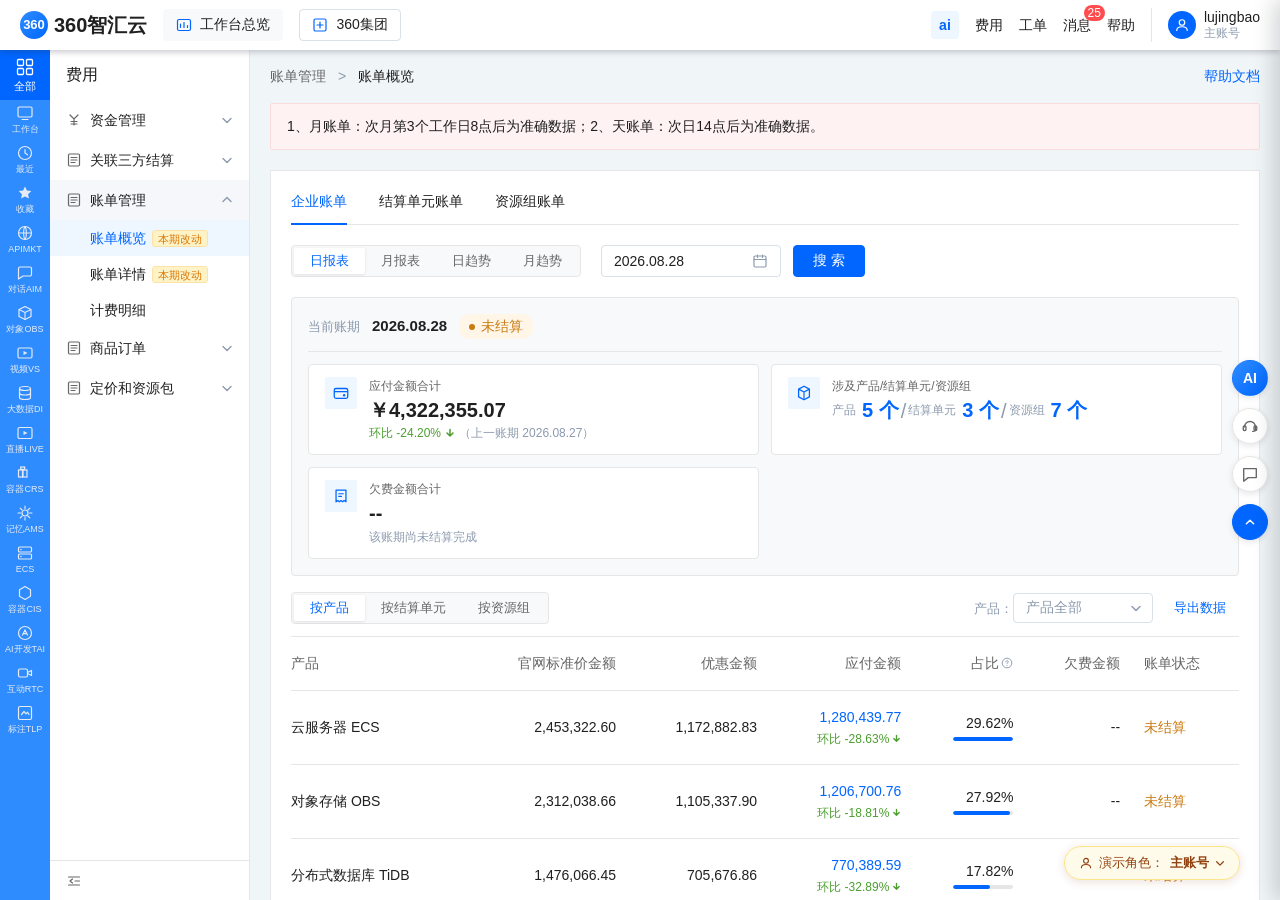
<file: index.html>
<!DOCTYPE html>
<html lang="zh-CN">

<head>
  <meta charset="UTF-8">
  <meta name="viewport" content="width=device-width, initial-scale=1.0">
  <title>账单管理 - 360智汇云</title>
  <link rel="stylesheet" href="shared/base.css?v=20260905c">
  <link rel="stylesheet" href="账单概览/styles.css?v=20260905c">
  <link rel="stylesheet" href="shared/shell.css?v=20260905c">
</head>

<body>
  <div class="app shell-app">
    <!-- ============ 顶部导航 ============ -->
    <header class="header">
      <div class="header-left">
        <div class="logo">
          <span class="logo-mark">360</span>
          <span>360智汇云</span>
        </div>
        <button class="nav-btn">
          <svg class="ico" viewBox="0 0 16 16" fill="none">
            <rect x="1.5" y="2.5" width="13" height="11" rx="1.5" stroke="currentColor" stroke-width="1.2" />
            <path d="M4.5 10.5V7M8 10.5V5.5M11.5 10.5V8.5" stroke="currentColor" stroke-width="1.2" stroke-linecap="round" />
          </svg>
          <span>工作台总览</span>
        </button>
        <button class="nav-btn group">
          <svg class="ico" viewBox="0 0 16 16" fill="none">
            <rect x="2" y="2" width="12" height="12" rx="1.5" stroke="currentColor" stroke-width="1.2" />
            <path d="M5 8h6M8 5v6" stroke="currentColor" stroke-width="1.2" stroke-linecap="round" />
          </svg>
          <span>360集团</span>
        </button>
      </div>
      <div class="header-right">
        <div class="ai-entry">ai</div>
        <a class="header-link" href="#">费用</a>
        <a class="header-link" href="#">工单</a>
        <a class="header-link" href="#">消息<span class="badge">25</span></a>
        <a class="header-link" href="#">帮助</a>
        <div class="user-info">
          <div class="avatar">
            <svg viewBox="0 0 16 16" fill="none" width="16" height="16">
              <circle cx="8" cy="5.5" r="2.75" stroke="currentColor" stroke-width="1.2" />
              <path d="M2.75 13.5c0-2.4 2.35-3.75 5.25-3.75s5.25 1.35 5.25 3.75" stroke="currentColor" stroke-width="1.2" stroke-linecap="round" />
            </svg>
          </div>
          <div class="user-meta">
            <div class="user-name">lujingbao</div>
            <div class="user-role" id="role-display">主账号</div>
          </div>
        </div>
      </div>
    </header>

    <!-- ============ 主体 ============ -->
    <div class="container">
      <!-- 左侧图标栏 -->
      <nav class="icon-bar">
        <div class="icon-item top active">
          <svg viewBox="0 0 20 20" fill="none">
            <rect x="2.5" y="2.5" width="6" height="6" rx="1" stroke="currentColor" stroke-width="1.3" />
            <rect x="11.5" y="2.5" width="6" height="6" rx="1" stroke="currentColor" stroke-width="1.3" />
            <rect x="2.5" y="11.5" width="6" height="6" rx="1" stroke="currentColor" stroke-width="1.3" />
            <rect x="11.5" y="11.5" width="6" height="6" rx="1" stroke="currentColor" stroke-width="1.3" />
          </svg>
          <span>全部</span>
        </div>
        <div class="icon-item">
          <svg viewBox="0 0 18 18" fill="none">
            <rect x="2" y="3" width="14" height="10" rx="1.2" stroke="currentColor" stroke-width="1.2" />
            <path d="M6 15.5h6" stroke="currentColor" stroke-width="1.2" stroke-linecap="round" />
          </svg>
          <span>工作台</span>
        </div>
        <div class="icon-item">
          <svg viewBox="0 0 18 18" fill="none">
            <circle cx="9" cy="9" r="6.5" stroke="currentColor" stroke-width="1.2" />
            <path d="M9 5.5V9l2.5 1.8" stroke="currentColor" stroke-width="1.2" stroke-linecap="round" />
          </svg>
          <span>最近</span>
        </div>
        <div class="icon-item">
          <svg viewBox="0 0 18 18" fill="none">
            <path d="M9 2.5l1.9 4 4.4.6-3.2 3.1.8 4.3L9 12.5l-3.9 2 .8-4.3-3.2-3.1 4.4-.6L9 2.5z" fill="currentColor" />
          </svg>
          <span>收藏</span>
        </div>
        <div class="icon-item">
          <svg viewBox="0 0 18 18" fill="none">
            <circle cx="9" cy="9" r="6.5" stroke="currentColor" stroke-width="1.2" />
            <path d="M3 9h12M9 2.6c1.8 2 1.8 10.8 0 12.8M9 2.6C7.2 4.6 7.2 13.4 9 15.4" stroke="currentColor" stroke-width="1.1" />
          </svg>
          <span>APIMKT</span>
        </div>
        <div class="icon-item">
          <svg viewBox="0 0 18 18" fill="none">
            <path d="M2.5 4.5A1.5 1.5 0 014 3h10a1.5 1.5 0 011.5 1.5v6A1.5 1.5 0 0114 12H7l-4.5 3V4.5z" stroke="currentColor" stroke-width="1.2" stroke-linejoin="round" />
          </svg>
          <span>对话AIM</span>
        </div>
        <div class="icon-item">
          <svg viewBox="0 0 18 18" fill="none">
            <path d="M9 2.5l6 3v7l-6 3-6-3v-7l6-3z" stroke="currentColor" stroke-width="1.2" stroke-linejoin="round" />
            <path d="M3 5.5l6 3 6-3M9 8.5v7" stroke="currentColor" stroke-width="1.1" />
          </svg>
          <span>对象OBS</span>
        </div>
        <div class="icon-item">
          <svg viewBox="0 0 18 18" fill="none">
            <rect x="2" y="4" width="14" height="10" rx="1.5" stroke="currentColor" stroke-width="1.2" />
            <path d="M7.5 7l4 2-4 2V7z" fill="currentColor" />
          </svg>
          <span>视频VS</span>
        </div>
        <div class="icon-item">
          <svg viewBox="0 0 18 18" fill="none">
            <ellipse cx="9" cy="4.5" rx="5.5" ry="2" stroke="currentColor" stroke-width="1.2" />
            <path d="M3.5 4.5v9c0 1.1 2.5 2 5.5 2s5.5-.9 5.5-2v-9" stroke="currentColor" stroke-width="1.2" />
            <path d="M3.5 9c0 1.1 2.5 2 5.5 2s5.5-.9 5.5-2" stroke="currentColor" stroke-width="1.2" />
          </svg>
          <span>大数据DI</span>
        </div>
        <div class="icon-item">
          <svg viewBox="0 0 18 18" fill="none">
            <rect x="2" y="3.5" width="14" height="11" rx="1.5" stroke="currentColor" stroke-width="1.2" />
            <path d="M7.5 7l4 2-4 2V7z" fill="currentColor" />
          </svg>
          <span>直播LIVE</span>
        </div>
        <div class="icon-item">
          <svg viewBox="0 0 18 18" fill="none">
            <rect x="2.5" y="6" width="4" height="7" stroke="currentColor" stroke-width="1.2" />
            <rect x="7" y="6" width="4" height="7" stroke="currentColor" stroke-width="1.2" />
            <rect x="4.7" y="3" width="4" height="2.4" stroke="currentColor" stroke-width="1.2" />
          </svg>
          <span>容器CRS</span>
        </div>
        <div class="icon-item">
          <svg viewBox="0 0 18 18" fill="none">
            <circle cx="9" cy="9" r="3" stroke="currentColor" stroke-width="1.2" />
            <path d="M9 2v2.5M9 13.5V16M2 9h2.5M13.5 9H16M4.2 4.2l1.8 1.8M12 12l1.8 1.8M13.8 4.2L12 6M6 12l-1.8 1.8" stroke="currentColor" stroke-width="1.1" stroke-linecap="round" />
          </svg>
          <span>记忆AMS</span>
        </div>
        <div class="icon-item">
          <svg viewBox="0 0 18 18" fill="none">
            <rect x="2.5" y="3" width="13" height="5" rx="1" stroke="currentColor" stroke-width="1.2" />
            <rect x="2.5" y="10" width="13" height="5" rx="1" stroke="currentColor" stroke-width="1.2" />
            <path d="M5 5.5h.01M5 12.5h.01" stroke="currentColor" stroke-width="1.6" stroke-linecap="round" />
          </svg>
          <span>ECS</span>
        </div>
        <div class="icon-item">
          <svg viewBox="0 0 18 18" fill="none">
            <path d="M9 2.5l5.5 3.2v6.6L9 15.5l-5.5-3.2V5.7L9 2.5z" stroke="currentColor" stroke-width="1.2" stroke-linejoin="round" />
          </svg>
          <span>容器CIS</span>
        </div>
        <div class="icon-item">
          <svg viewBox="0 0 18 18" fill="none">
            <circle cx="9" cy="9" r="6.5" stroke="currentColor" stroke-width="1.2" />
            <path d="M6.5 11l2.5-5 2.5 5M7.6 9.6h2.8" stroke="currentColor" stroke-width="1.2" stroke-linecap="round" />
          </svg>
          <span>AI开发TAI</span>
        </div>
        <div class="icon-item">
          <svg viewBox="0 0 18 18" fill="none">
            <path d="M2.5 6.5A1.5 1.5 0 014 5h6a1.5 1.5 0 011.5 1.5v5A1.5 1.5 0 0110 13H4a1.5 1.5 0 01-1.5-1.5v-5z" stroke="currentColor" stroke-width="1.2" />
            <path d="M11.5 8.5l4-2v5l-4-2v-1z" stroke="currentColor" stroke-width="1.2" stroke-linejoin="round" />
          </svg>
          <span>互动RTC</span>
        </div>
        <div class="icon-item">
          <svg viewBox="0 0 18 18" fill="none">
            <rect x="2.5" y="2.5" width="13" height="13" rx="1.5" stroke="currentColor" stroke-width="1.2" />
            <path d="M5.5 10.5l2.5-3 2 2.4 1.5-1.7 1.5 2.3" stroke="currentColor" stroke-width="1.2" stroke-linecap="round" stroke-linejoin="round" />
          </svg>
          <span>标注TLP</span>
        </div>
      </nav>

      <!-- 中间菜单栏 -->
      <aside class="sidebar">
        <div class="sidebar-title">费用</div>
        <div class="menu">
          <div class="menu-group">
            <div class="menu-item">
              <svg class="menu-ico" viewBox="0 0 16 16" fill="none">
                <path d="M4 3l4 4 4-4M8 7v6M5 9.5h6M5 12h6" stroke="currentColor" stroke-width="1.2" stroke-linecap="round" />
              </svg>
              <span>资金管理</span>
              <svg class="arrow" viewBox="0 0 12 12" fill="none">
                <path d="M2 4.5L6 8.5L10 4.5" stroke="currentColor" stroke-width="1.4" stroke-linecap="round" stroke-linejoin="round" />
              </svg>
            </div>
            <div class="submenu">
              <div class="submenu-item">资金概览</div>
              <div class="submenu-item">收支明细</div>
            </div>
          </div>
          <div class="menu-group">
            <div class="menu-item">
              <svg class="menu-ico" viewBox="0 0 16 16" fill="none">
                <rect x="2.5" y="2" width="11" height="12" rx="1.2" stroke="currentColor" stroke-width="1.2" />
                <path d="M5 5.5h6M5 8h6M5 10.5h4" stroke="currentColor" stroke-width="1.2" stroke-linecap="round" />
              </svg>
              <span>关联三方结算</span>
              <svg class="arrow" viewBox="0 0 12 12" fill="none">
                <path d="M2 4.5L6 8.5L10 4.5" stroke="currentColor" stroke-width="1.4" stroke-linecap="round" stroke-linejoin="round" />
              </svg>
            </div>
            <div class="submenu">
              <div class="submenu-item">关联三方结算管理</div>
              <div class="submenu-item">已关联三方订单管理</div>
            </div>
          </div>
          <div class="menu-group expanded">
            <div class="menu-item">
              <svg class="menu-ico" viewBox="0 0 16 16" fill="none">
                <rect x="2.5" y="2" width="11" height="12" rx="1.2" stroke="currentColor" stroke-width="1.2" />
                <path d="M5 5.5h6M5 8h6M5 10.5h4" stroke="currentColor" stroke-width="1.2" stroke-linecap="round" />
              </svg>
              <span>账单管理</span>
              <svg class="arrow" viewBox="0 0 12 12" fill="none">
                <path d="M2 4.5L6 8.5L10 4.5" stroke="currentColor" stroke-width="1.4" stroke-linecap="round" stroke-linejoin="round" />
              </svg>
            </div>
            <div class="submenu">
              <div class="submenu-item active" data-view="overview">
                <span>账单概览</span><span class="change-badge">本期改动</span>
              </div>
              <div class="submenu-item" data-view="detail">
                <span>账单详情</span><span class="change-badge">本期改动</span>
              </div>
              <!-- 计费明细不进 iframe：无筛选条件时也可直接进入（空态自带来源提示），走新开页 -->
              <div class="submenu-item" data-open="计费明细/index.html?v=20260905a">计费明细</div>
            </div>
          </div>
          <div class="menu-group">
            <div class="menu-item">
              <svg class="menu-ico" viewBox="0 0 16 16" fill="none">
                <rect x="2.5" y="2" width="11" height="12" rx="1.2" stroke="currentColor" stroke-width="1.2" />
                <path d="M5 5.5h6M5 8h6M5 10.5h4" stroke="currentColor" stroke-width="1.2" stroke-linecap="round" />
              </svg>
              <span>商品订单</span>
              <svg class="arrow" viewBox="0 0 12 12" fill="none">
                <path d="M2 4.5L6 8.5L10 4.5" stroke="currentColor" stroke-width="1.4" stroke-linecap="round" stroke-linejoin="round" />
              </svg>
            </div>
            <div class="submenu">
              <div class="submenu-item">商品订单</div>
            </div>
          </div>
          <div class="menu-group">
            <div class="menu-item">
              <svg class="menu-ico" viewBox="0 0 16 16" fill="none">
                <rect x="2.5" y="2" width="11" height="12" rx="1.2" stroke="currentColor" stroke-width="1.2" />
                <path d="M5 5.5h6M5 8h6M5 10.5h4" stroke="currentColor" stroke-width="1.2" stroke-linecap="round" />
              </svg>
              <span>定价和资源包</span>
              <svg class="arrow" viewBox="0 0 12 12" fill="none">
                <path d="M2 4.5L6 8.5L10 4.5" stroke="currentColor" stroke-width="1.4" stroke-linecap="round" stroke-linejoin="round" />
              </svg>
            </div>
            <div class="submenu">
              <div class="submenu-item">已购资源包</div>
              <div class="submenu-item">抵扣明细</div>
            </div>
          </div>
        </div>
        <div class="sidebar-collapse">
          <svg viewBox="0 0 16 16" fill="none" width="16" height="16">
            <path d="M2.5 4h11M2.5 12h11M9 8h4.5M6.5 6L4 8l2.5 2" stroke="currentColor" stroke-width="1.2" stroke-linecap="round" stroke-linejoin="round" />
          </svg>
        </div>
      </aside>

      <!-- ============ 内容区 ============ -->
      <main class="main-content">
        <div class="breadcrumb-bar">
          <div class="breadcrumb">
            <span>账单管理</span>
            <span class="sep">&gt;</span>
            <span class="current" id="crumb-current">账单概览</span>
          </div>
          <a class="doc-link" href="#">帮助文档</a>
        </div>

        <!-- 视图切换仅由左侧菜单「账单概览 / 账单详情 / 账单分析」驱动，页面内不再提供切换入口 -->

        <!-- 各视图分别以 iframe 承载，样式与脚本互相隔离 -->
        <div class="view-host">
          <iframe class="view-frame active" id="frame-overview" data-view="overview"
                  src="账单概览/index.html?v=20260905c" title="账单概览"></iframe>
          <iframe class="view-frame" id="frame-detail" data-view="detail"
                  data-src="账单详情/index.html?v=20260904a" title="账单详情"></iframe>
          <!-- 账单分析不占整页视图，只以右侧抽屉形式打开，见页尾 #frame-drawer-analysis -->

        </div>
      </main>
    </div>

    <div class="float-bar">
      <div class="float-btn ai" title="AI 助手">AI</div>
      <div class="float-btn" title="客服">
        <svg viewBox="0 0 20 20" width="18" height="18" fill="none">
          <path d="M4 11a6 6 0 1112 0v3a2 2 0 01-2 2h-1" stroke="currentColor" stroke-width="1.5" stroke-linecap="round" />
          <rect x="2.5" y="10" width="3" height="5" rx="1.2" stroke="currentColor" stroke-width="1.5" />
          <rect x="14.5" y="10" width="3" height="5" rx="1.2" stroke="currentColor" stroke-width="1.5" />
        </svg>
      </div>
      <div class="float-btn" title="反馈">
        <svg viewBox="0 0 20 20" width="18" height="18" fill="none">
          <path d="M3 4h14v10H8l-5 4z" stroke="currentColor" stroke-width="1.5" stroke-linejoin="round" />
        </svg>
      </div>
      <div class="float-btn primary" title="回到顶部">
        <svg viewBox="0 0 20 20" width="18" height="18" fill="none">
          <path d="M6 12l4-4 4 4" stroke="currentColor" stroke-width="1.6" stroke-linecap="round" stroke-linejoin="round" />
        </svg>
      </div>
    </div>
  </div>

  <!-- ============ 账单分析 右侧抽屉（由账单概览页悬浮按钮触发） ============ -->
  <div class="drawer-mask" id="drawer-mask"></div>
  <aside class="drawer" id="analysis-drawer" aria-hidden="true">
    <div class="drawer-header">
      <div class="drawer-title">账单分析</div>
      <button class="drawer-close" id="drawer-close" title="关闭">
        <svg viewBox="0 0 16 16" width="18" height="18" fill="none">
          <path d="M4 4l8 8M12 4l-8 8" stroke="currentColor" stroke-width="1.6" stroke-linecap="round" />
        </svg>
      </button>
    </div>
    <div class="drawer-body">
      <iframe class="drawer-frame" id="frame-drawer-analysis" data-view="drawer-analysis"
              data-src="账单分析/index.html?v=20260905a&embed=1" title="账单分析"></iframe>
    </div>
  </aside>

  <script src="shared/shell.js?v=20260905a"></script>
</body>

</html>
</file>
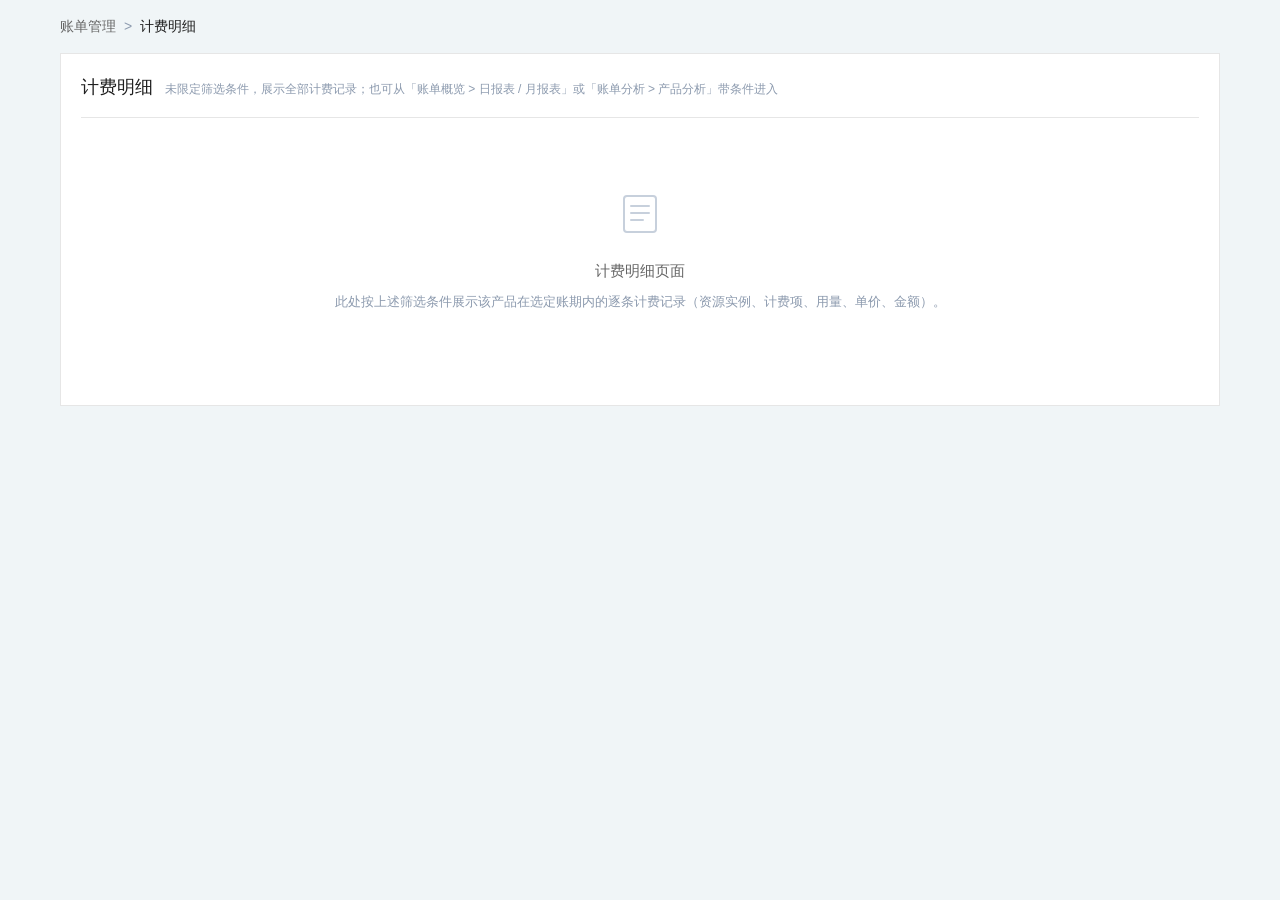
<file: 计费明细/index.html>
<!DOCTYPE html>
<html lang="zh-CN">

<head>
  <meta charset="UTF-8">
  <meta name="viewport" content="width=device-width, initial-scale=1.0">
  <title>计费明细 - 360智汇云</title>
  <link rel="stylesheet" href="../shared/base.css?v=20260830e">
  <link rel="stylesheet" href="styles.css?v=20260904e">
</head>

<body>
  <!-- 三个入口均为新开页：
       账单概览 > 报表点击应付金额 / 账单分析 > 产品分析点击计费明细，带 URL 参数；
       外壳侧边栏「计费明细」直接进入，无参数，条件区为空。
       参数：?product=&billType=&period=&billingUnit=&resourceGroup=&scope= -->
  <main class="detail-page">
    <div class="detail-crumb">
      <span>账单管理</span>
      <span class="sep">&gt;</span>
      <span class="current">计费明细</span>
    </div>

    <section class="panel">
      <div class="page-head">
        <h1 class="page-title">计费明细</h1>
        <span class="page-sub" id="page-sub"></span>
      </div>

      <div class="cond-bar" id="cond-bar"></div>

      <div class="placeholder">
        <svg class="placeholder-ico" viewBox="0 0 48 48" fill="none">
          <rect x="8" y="6" width="32" height="36" rx="3" stroke="currentColor" stroke-width="2" />
          <path d="M15 16h18M15 23h18M15 30h12" stroke="currentColor" stroke-width="2" stroke-linecap="round" />
        </svg>
        <p class="placeholder-title">计费明细页面</p>
        <p class="placeholder-text">此处按上述筛选条件展示该产品在选定账期内的逐条计费记录（资源实例、计费项、用量、单价、金额）。</p>
      </div>
    </section>
  </main>

  <script src="app.js?v=20260905a"></script>
</body>

</html>
</file>
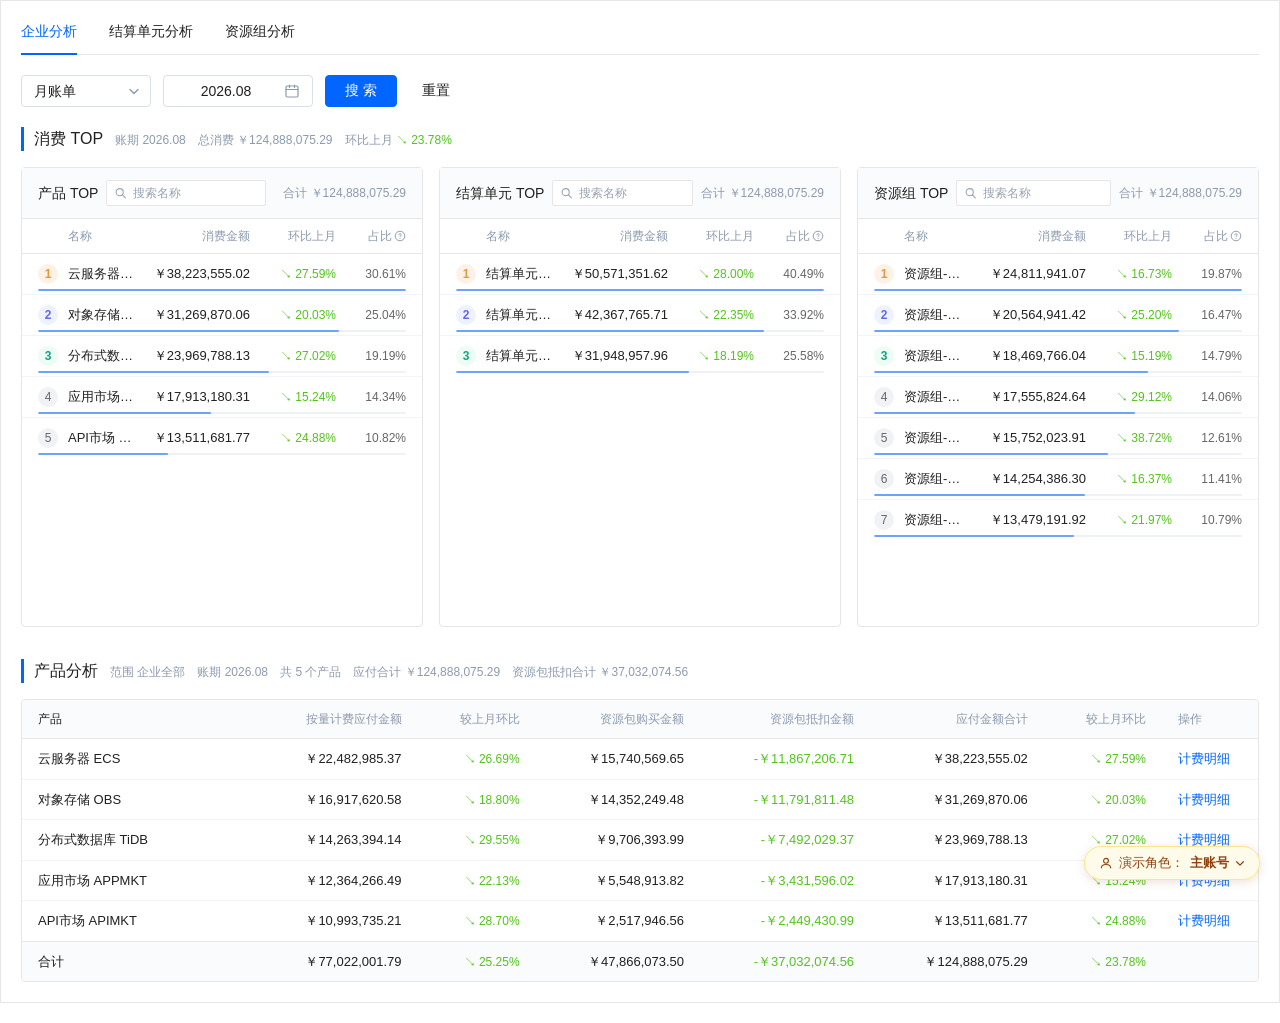
<file: 账单分析/index.html>
<!DOCTYPE html>
<html lang="zh-CN">

<head>
  <meta charset="UTF-8">
  <meta name="viewport" content="width=device-width, initial-scale=1.0">
  <title>账单分析 - 360智汇云</title>
  <link rel="stylesheet" href="../shared/base.css?v=20260830e">
  <link rel="stylesheet" href="styles.css?v=20260901b">
  <style>
    /* 抽屉内展示：外壳抽屉未提供内边距，此处补齐四周留白 */
    body.embed .main-content {
      padding: var(--spacing-lg) var(--spacing-xl) var(--spacing-xl);
    }
  </style>
</head>

<body class="subview">
<script>
  // 在内容渲染前打上 embed 标记，避免抽屉内首帧出现无内边距的跳动
  if (/[?&]embed=1/.test(location.search)) document.body.classList.add('embed');
</script>
<!-- 内容片段：顶栏 / 图标栏 / 侧边栏 / 面包屑 / 浮动条均由外壳页 ../index.html 提供。
     本页仅经 iframe 由外壳加载，不作为独立入口访问。 -->
  <main class="main-content">
    <!-- 角色演示切换：收进右下角悬浮按钮，与账单概览一致 -->
    <button type="button" class="role-fab" id="role-fab" aria-expanded="false" aria-controls="role-pop">
      <svg class="role-fab-ico" viewBox="0 0 16 16" fill="none">
        <circle cx="8" cy="5.5" r="2.75" stroke="currentColor" stroke-width="1.3" />
        <path d="M2.75 13.5c0-2.4 2.35-3.75 5.25-3.75s5.25 1.35 5.25 3.75" stroke="currentColor" stroke-width="1.3" stroke-linecap="round" />
      </svg>
      <span>演示角色：</span>
      <span class="role-fab-name" id="role-fab-name">主账号</span>
      <svg class="role-fab-arrow" viewBox="0 0 12 12" fill="none">
        <path d="M2 4.5L6 8.5L10 4.5" stroke="currentColor" stroke-width="1.5" stroke-linecap="round" stroke-linejoin="round" />
      </svg>
    </button>

    <div class="role-pop" id="role-pop">
      <div class="role-pop-title">切换演示角色</div>
      <div class="role-btn-group">
        <span class="role-set" title="主账号 / 企业管理员 / 系统管理员 权限一致：可查看企业下全部分析">
          <span class="role-set-tag">同权限</span>
          <button class="role-btn active" data-role="master">主账号</button>
          <button class="role-btn" data-role="enterprise-admin">企业管理员</button>
          <button class="role-btn" data-role="sys-admin">系统管理员</button>
        </span>
        <button class="role-btn" data-role="billing-admin">结算单元管理员</button>
        <button class="role-btn" data-role="rg-admin">资源组管理员</button>
      </div>
      <span class="role-hint" id="role-hint"></span>
    </div>

    <section class="panel">
      <!-- 分析维度 Tabs（按角色权限显示） -->
      <div class="tabs" id="analysis-tabs">
        <div class="tab active" data-panel="enterprise">企业分析</div>
        <div class="tab" data-panel="billing-unit">结算单元分析</div>
        <div class="tab" data-panel="resource-group">资源组分析</div>
      </div>

      <!-- ===== 企业分析面板 ===== -->
      <div class="tab-panel active" id="panel-enterprise">
        <div class="filter-bar" data-dim="enterprise">
          <select class="select w-sm bill-type">
            <option>月账单</option>
            <option>天账单</option>
            <option>小时账单</option>
          </select>
          <!-- 分析为单点选择：只选一个月 / 一天 / 一个小时 -->
          <div class="date-single picker-month">
            <input type="text" value="2026.08" placeholder="2026.08" readonly>
            <svg class="cal" viewBox="0 0 16 16" fill="none">
              <rect x="2" y="3" width="12" height="11" rx="1.2" stroke="currentColor" stroke-width="1.2" />
              <path d="M2 6.5h12M5.5 2v2.5M10.5 2v2.5" stroke="currentColor" stroke-width="1.2" stroke-linecap="round" />
            </svg>
          </div>
          <button class="btn btn-primary" data-action="search">搜 索</button>
          <button class="btn btn-text" data-action="reset">重置</button>
          <span class="period-tip" id="tip-enterprise"></span>
        </div>

        <!-- 消费 TOP 模块 -->
        <div class="analysis-block">
          <div class="block-head">
            <h3 class="block-title">消费 TOP</h3>
            <span class="block-sub" id="topsub-enterprise"></span>
          </div>
          <div class="top-grid" id="topgrid-enterprise"></div>
        </div>

        <!-- 产品分析模块：逐产品拆解选中账期的账单组成 -->
        <div class="analysis-block">
          <div class="block-head">
            <h3 class="block-title">产品分析</h3>
            <span class="block-sub" id="prodsub-enterprise"></span>
          </div>
          <div class="prod-analysis" id="prodtable-enterprise"></div>
        </div>
      </div>

      <!-- ===== 结算单元分析面板 ===== -->
      <div class="tab-panel" id="panel-billing-unit">
        <div class="filter-bar" data-dim="billing-unit">
          <select class="select w-sm bill-type">
            <option>月账单</option>
            <option>天账单</option>
            <option>小时账单</option>
          </select>
          <div class="date-single picker-month">
            <input type="text" value="2026.08" placeholder="2026.08" readonly>
            <svg class="cal" viewBox="0 0 16 16" fill="none">
              <rect x="2" y="3" width="12" height="11" rx="1.2" stroke="currentColor" stroke-width="1.2" />
              <path d="M2 6.5h12M5.5 2v2.5M10.5 2v2.5" stroke="currentColor" stroke-width="1.2" stroke-linecap="round" />
            </svg>
          </div>

          <!-- 结算单元单选（必填，默认第一个有权限的结算单元） -->
          <div class="singleselect required-field" id="ss-bu">
            <div class="ms-trigger" id="ss-bu-trigger">
              <span class="ms-placeholder" id="ss-bu-label">请选择结算单元</span>
              <svg class="ms-arrow" viewBox="0 0 12 12" fill="none" width="12" height="12">
                <path d="M2 4.5L6 8.5L10 4.5" stroke="currentColor" stroke-width="1.4" stroke-linecap="round" stroke-linejoin="round" />
              </svg>
            </div>
            <div class="ms-dropdown" id="ss-bu-dropdown"></div>
          </div>

          <button class="btn btn-primary" data-action="search">搜 索</button>
          <button class="btn btn-text" data-action="reset">重置</button>
          <span class="period-tip" id="tip-billing-unit"></span>
        </div>

        <div class="analysis-block">
          <div class="block-head">
            <h3 class="block-title">消费 TOP</h3>
            <span class="block-sub" id="topsub-billing-unit"></span>
          </div>
          <div class="top-grid" id="topgrid-billing-unit"></div>
        </div>

        <!-- 产品分析模块：拆解选中结算单元下每个产品的账单组成 -->
        <div class="analysis-block">
          <div class="block-head">
            <h3 class="block-title">产品分析</h3>
            <span class="block-sub" id="prodsub-billing-unit"></span>
          </div>
          <div class="prod-analysis" id="prodtable-billing-unit"></div>
        </div>
      </div>

      <!-- ===== 资源组分析面板 ===== -->
      <div class="tab-panel" id="panel-resource-group">
        <div class="filter-bar" data-dim="resource-group">
          <select class="select w-sm bill-type">
            <option>月账单</option>
            <option>天账单</option>
            <option>小时账单</option>
          </select>
          <div class="date-single picker-month">
            <input type="text" value="2026.08" placeholder="2026.08" readonly>
            <svg class="cal" viewBox="0 0 16 16" fill="none">
              <rect x="2" y="3" width="12" height="11" rx="1.2" stroke="currentColor" stroke-width="1.2" />
              <path d="M2 6.5h12M5.5 2v2.5M10.5 2v2.5" stroke="currentColor" stroke-width="1.2" stroke-linecap="round" />
            </svg>
          </div>

          <!-- 结算单元单选（必填，默认第一个有权限的结算单元） -->
          <div class="singleselect required-field" id="ss-rg-bu">
            <div class="ms-trigger" id="ss-rg-bu-trigger">
              <span class="ms-placeholder" id="ss-rg-bu-label">请选择结算单元</span>
              <svg class="ms-arrow" viewBox="0 0 12 12" fill="none" width="12" height="12">
                <path d="M2 4.5L6 8.5L10 4.5" stroke="currentColor" stroke-width="1.4" stroke-linecap="round" stroke-linejoin="round" />
              </svg>
            </div>
            <div class="ms-dropdown" id="ss-rg-bu-dropdown"></div>
          </div>

          <!-- 资源组单选（必填，默认所选结算单元下第一个资源组） -->
          <div class="singleselect required-field" id="ss-rg">
            <div class="ms-trigger" id="ss-rg-trigger">
              <span class="ms-placeholder" id="ss-rg-label">请选择资源组</span>
              <svg class="ms-arrow" viewBox="0 0 12 12" fill="none" width="12" height="12">
                <path d="M2 4.5L6 8.5L10 4.5" stroke="currentColor" stroke-width="1.4" stroke-linecap="round" stroke-linejoin="round" />
              </svg>
            </div>
            <div class="ms-dropdown" id="ss-rg-dropdown"></div>
          </div>

          <button class="btn btn-primary" data-action="search">搜 索</button>
          <button class="btn btn-text" data-action="reset">重置</button>
          <span class="period-tip" id="tip-resource-group"></span>
        </div>

        <div class="analysis-block">
          <div class="block-head">
            <h3 class="block-title">消费 TOP</h3>
            <span class="block-sub" id="topsub-resource-group"></span>
          </div>
          <div class="top-grid" id="topgrid-resource-group"></div>
        </div>

        <!-- 产品分析模块：拆解选中资源组下每个产品的账单组成 -->
        <div class="analysis-block">
          <div class="block-head">
            <h3 class="block-title">产品分析</h3>
            <span class="block-sub" id="prodsub-resource-group"></span>
          </div>
          <div class="prod-analysis" id="prodtable-resource-group"></div>
        </div>
      </div>

    </section>
  </main>

  <!-- ============ TOP 卡片「查看全部」弹框 ============ -->
  <div class="top-modal" id="top-modal" aria-hidden="true">
    <div class="top-modal-mask"></div>
    <div class="top-modal-dialog" role="dialog" aria-modal="true">
      <div class="top-modal-head">
        <span class="top-modal-title" id="top-modal-title"></span>
        <button type="button" class="top-modal-close" id="top-modal-close" title="关闭">
          <svg viewBox="0 0 16 16" width="16" height="16" fill="none">
            <path d="M4 4l8 8M12 4l-8 8" stroke="currentColor" stroke-width="1.6" stroke-linecap="round" />
          </svg>
        </button>
      </div>
      <div class="top-modal-body" id="top-modal-body"></div>
    </div>
  </div>

  <script src="app.js?v=20260905b"></script>
  <!-- 须在 app.js 之后：依赖 .role-btn 已绑好切换事件 -->
  <script src="../shared/role-fab.js?v=20260905b"></script>
</body>

</html>
</file>
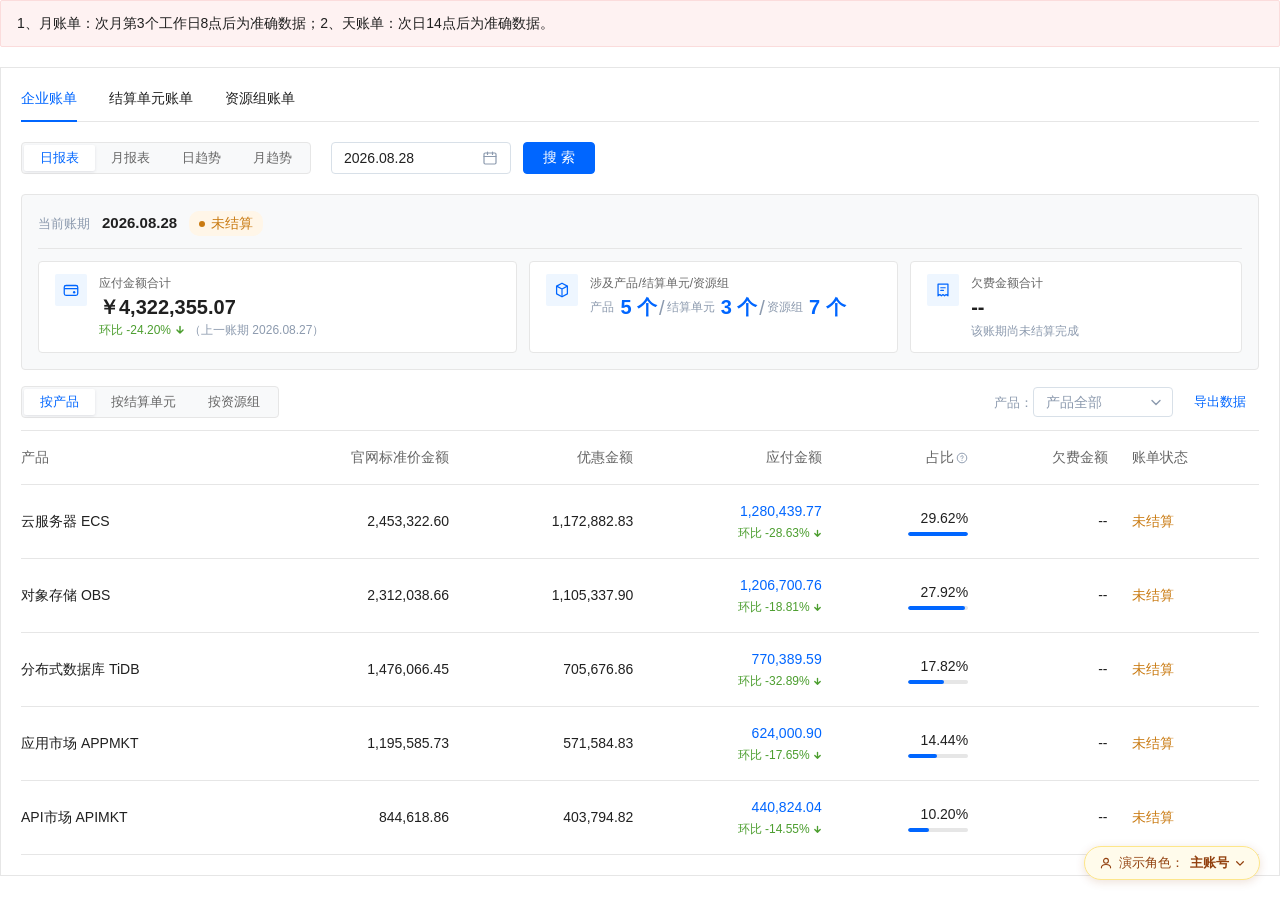
<file: 账单概览/index.html>
<!DOCTYPE html>
<html lang="zh-CN">

<head>
  <meta charset="UTF-8">
  <meta name="viewport" content="width=device-width, initial-scale=1.0">
  <title>账单概览 - 360智汇云</title>
  <link rel="stylesheet" href="../shared/base.css?v=20260905c">
  <link rel="stylesheet" href="styles.css?v=20260905c">
</head>

<body class="subview">
<!-- 内容片段：顶栏 / 图标栏 / 侧边栏 / 面包屑 / 浮动条均由外壳页 ../index.html 提供。
     本页仅经 iframe 由外壳加载，不作为独立入口访问。

     页面结构：维度 Tab（企业 / 结算单元 / 资源组）在上，
     每个维度内用分段控件切换四种视图：
       日报表  某一天各产品的账单，默认昨天
       月报表  某一月各产品的账单，默认当前月
       日趋势  选中日期区间内每天的消费趋势，默认最近 1 个月
       月趋势  选中月份区间内每月的消费趋势，默认最近 6 个月
     报表视图只出表格，趋势视图只出曲线图。 -->
      <main class="main-content">
        <!-- 角色演示切换：收进右下角悬浮按钮，不占首屏高度 -->
        <button type="button" class="role-fab" id="role-fab" aria-expanded="false" aria-controls="role-pop">
          <svg class="role-fab-ico" viewBox="0 0 16 16" fill="none">
            <circle cx="8" cy="5.5" r="2.75" stroke="currentColor" stroke-width="1.3" />
            <path d="M2.75 13.5c0-2.4 2.35-3.75 5.25-3.75s5.25 1.35 5.25 3.75" stroke="currentColor" stroke-width="1.3" stroke-linecap="round" />
          </svg>
          <span>演示角色：</span>
          <span class="role-fab-name" id="role-fab-name">主账号</span>
          <svg class="role-fab-arrow" viewBox="0 0 12 12" fill="none">
            <path d="M2 4.5L6 8.5L10 4.5" stroke="currentColor" stroke-width="1.5" stroke-linecap="round" stroke-linejoin="round" />
          </svg>
        </button>

        <div class="role-pop" id="role-pop">
          <div class="role-pop-title">切换演示角色</div>
          <div class="role-btn-group">
            <span class="role-set" title="主账号 / 企业管理员 / 系统管理员 权限一致：可查看企业下全部账单">
              <span class="role-set-tag">同权限</span>
              <button class="role-btn active" data-role="master" data-tab="enterprise">主账号</button>
              <button class="role-btn" data-role="enterprise-admin" data-tab="enterprise">企业管理员</button>
              <button class="role-btn" data-role="sys-admin" data-tab="enterprise">系统管理员</button>
            </span>
            <button class="role-btn" data-role="billing-admin" data-tab="billing-unit">结算单元管理员</button>
            <button class="role-btn" data-role="rg-admin" data-tab="resource-group">资源组管理员</button>
          </div>
          <span class="role-hint" id="role-hint">主账号 / 企业管理员 / 系统管理员：可查看企业下全部账单（企业账单 / 结算单元账单 / 资源组账单）</span>
        </div>

        <!-- 出账时间提示：粉色背景，放在内容区上面 -->
        <div class="notice">
          1、月账单：次月第3个工作日8点后为准确数据；2、天账单：次日14点后为准确数据。
        </div>

        <section class="panel">
          <!-- Tabs -->
          <div class="tabs" id="bill-tabs">
            <div class="tab active" data-panel="enterprise">企业账单</div>
            <div class="tab" data-panel="billing-unit">结算单元账单</div>
            <div class="tab" data-panel="resource-group">资源组账单</div>
          </div>

          <!-- ===== 企业账单面板 ===== -->
          <div class="tab-panel active" id="panel-enterprise">
            <div class="filter-bar" data-dim="enterprise">
              <!-- 视图分段控件与筛选项同行，节省纵向空间 -->
              <div class="view-seg" data-dim="enterprise">
                <button type="button" class="seg-btn active" data-view="day-report">日报表</button>
                <button type="button" class="seg-btn" data-view="month-report">月报表</button>
                <button type="button" class="seg-btn" data-view="day-trend">日趋势</button>
                <button type="button" class="seg-btn" data-view="month-trend">月趋势</button>
              </div>
              <!-- 日期控件：内容随视图（单选 / 区间 × 日 / 月）由 JS 重建 -->
              <div class="date-ctl" id="date-enterprise"></div>

              <button class="btn btn-primary" data-action="search">搜 索</button>
              <span class="range-tip"></span>
            </div>

            <!-- 趋势视图：总账趋势卡片（柱状金额 + 折线环比）+ 产品/结算单元/资源组拆分模块，由 JS 渲染 -->
            <div class="trend-box" id="chartbox-enterprise"></div>

            <!-- 报表视图：产品明细表。企业账单可在「按产品 / 按结算单元」两种粒度间切换 -->
            <div class="report-box" id="reportbox-enterprise">
              <div class="period-card" id="periodcard-enterprise"></div>
              <div class="table-toolbar">
                <div class="group-seg" id="group-seg-enterprise">
                  <button type="button" class="seg-btn active" data-group="product">按产品</button>
                  <button type="button" class="seg-btn" data-group="billing-unit">按结算单元</button>
                  <button type="button" class="seg-btn" data-group="resource-group">按资源组</button>
                </div>
                <div class="table-toolbar-right">
                  <div class="report-filter" id="report-filter-enterprise"></div>
                  <button class="btn btn-link btn-export">导出数据</button>
                </div>
              </div>
              <div class="table-wrap">
                <table class="report-table">
                  <thead id="thead-ep"></thead>
                  <tbody id="tbody-ep"></tbody>
                </table>
              </div>
            </div>
          </div>

          <!-- ===== 结算单元账单面板 ===== -->
          <div class="tab-panel" id="panel-billing-unit">
            <div class="filter-bar" data-dim="billing-unit">
              <!-- 视图分段控件与筛选项同行，节省纵向空间 -->
              <div class="view-seg" data-dim="billing-unit">
                <button type="button" class="seg-btn active" data-view="day-report">日报表</button>
                <button type="button" class="seg-btn" data-view="month-report">月报表</button>
                <button type="button" class="seg-btn" data-view="day-trend">日趋势</button>
                <button type="button" class="seg-btn" data-view="month-trend">月趋势</button>
              </div>
              <div class="date-ctl" id="date-billing-unit"></div>

              <!-- 结算单元单选（必填，默认第一个有权限的结算单元） -->
              <div class="singleselect required-field" id="ss-bu-unit">
                <div class="ms-trigger" id="ss-bu-trigger">
                  <span class="ms-placeholder" id="ss-bu-label">请选择结算单元</span>
                  <svg class="ms-arrow" viewBox="0 0 12 12" fill="none" width="12" height="12">
                    <path d="M2 4.5L6 8.5L10 4.5" stroke="currentColor" stroke-width="1.4" stroke-linecap="round" stroke-linejoin="round" />
                  </svg>
                </div>
                <div class="ms-dropdown" id="ss-bu-dropdown"></div>
              </div>

              <button class="btn btn-primary" data-action="search">搜 索</button>
              <span class="range-tip"></span>
            </div>

            <div class="trend-box" id="chartbox-billing-unit"></div>

            <div class="report-box" id="reportbox-billing-unit">
              <div class="period-card" id="periodcard-billing-unit"></div>
              <div class="table-toolbar">
                <div class="group-seg" id="group-seg-billing-unit">
                  <button type="button" class="seg-btn active" data-group="product">按产品</button>
                  <button type="button" class="seg-btn" data-group="resource-group">按资源组</button>
                </div>
                <div class="table-toolbar-right">
                  <div class="report-filter" id="report-filter-billing-unit"></div>
                  <button class="btn btn-link btn-export">导出数据</button>
                </div>
              </div>
              <div class="table-wrap">
                <table class="report-table">
                  <thead id="thead-bp"></thead>
                  <tbody id="tbody-bp"></tbody>
                </table>
              </div>
            </div>
          </div>

          <!-- ===== 资源组账单面板 ===== -->
          <div class="tab-panel" id="panel-resource-group">
            <div class="filter-bar" data-dim="resource-group">
              <!-- 视图分段控件与筛选项同行，节省纵向空间 -->
              <div class="view-seg" data-dim="resource-group">
                <button type="button" class="seg-btn active" data-view="day-report">日报表</button>
                <button type="button" class="seg-btn" data-view="month-report">月报表</button>
                <button type="button" class="seg-btn" data-view="day-trend">日趋势</button>
                <button type="button" class="seg-btn" data-view="month-trend">月趋势</button>
              </div>
              <div class="date-ctl" id="date-resource-group"></div>

              <!-- 结算单元单选（必填，默认第一个有权限的结算单元） -->
              <div class="singleselect required-field" id="ss-rg-bu">
                <div class="ms-trigger" id="ss-rg-bu-trigger">
                  <span class="ms-placeholder" id="ss-rg-bu-label">请选择结算单元</span>
                  <svg class="ms-arrow" viewBox="0 0 12 12" fill="none" width="12" height="12">
                    <path d="M2 4.5L6 8.5L10 4.5" stroke="currentColor" stroke-width="1.4" stroke-linecap="round" stroke-linejoin="round" />
                  </svg>
                </div>
                <div class="ms-dropdown" id="ss-rg-bu-dropdown"></div>
              </div>

              <!-- 资源组单选（必填，默认所选结算单元下第一个资源组） -->
              <div class="singleselect required-field" id="ss-rg-group">
                <div class="ms-trigger" id="ss-rg-trigger">
                  <span class="ms-placeholder" id="ss-rg-label">请选择资源组</span>
                  <svg class="ms-arrow" viewBox="0 0 12 12" fill="none" width="12" height="12">
                    <path d="M2 4.5L6 8.5L10 4.5" stroke="currentColor" stroke-width="1.4" stroke-linecap="round" stroke-linejoin="round" />
                  </svg>
                </div>
                <div class="ms-dropdown" id="ss-rg-dropdown"></div>
              </div>

              <button class="btn btn-primary" data-action="search">搜 索</button>
              <span class="range-tip"></span>
            </div>

            <!-- 趋势视图：总账趋势卡片 + 产品拆分模块，由 JS 渲染 -->
            <div class="trend-box" id="chartbox-resource-group"></div>

            <div class="report-box" id="reportbox-resource-group">
              <div class="period-card" id="periodcard-resource-group"></div>
              <div class="table-toolbar">
                <div class="group-seg" id="group-seg-resource-group">
                  <button type="button" class="seg-btn active" data-group="product">按产品</button>
                </div>
                <div class="table-toolbar-right">
                  <div class="report-filter" id="report-filter-resource-group"></div>
                  <button class="btn btn-link btn-export">导出数据</button>
                </div>
              </div>
              <div class="table-wrap">
                <table class="report-table">
                  <thead id="thead-rgp"></thead>
                  <tbody id="tbody-rgp"></tbody>
                </table>
              </div>
            </div>
          </div>

        </section>
      </main>

  <script src="app.js?v=20260905c"></script>
  <!-- 须在 app.js 之后：依赖 .role-btn 已绑好切换事件 -->
  <script src="../shared/role-fab.js?v=20260905c"></script>
</body>

</html>
</file>
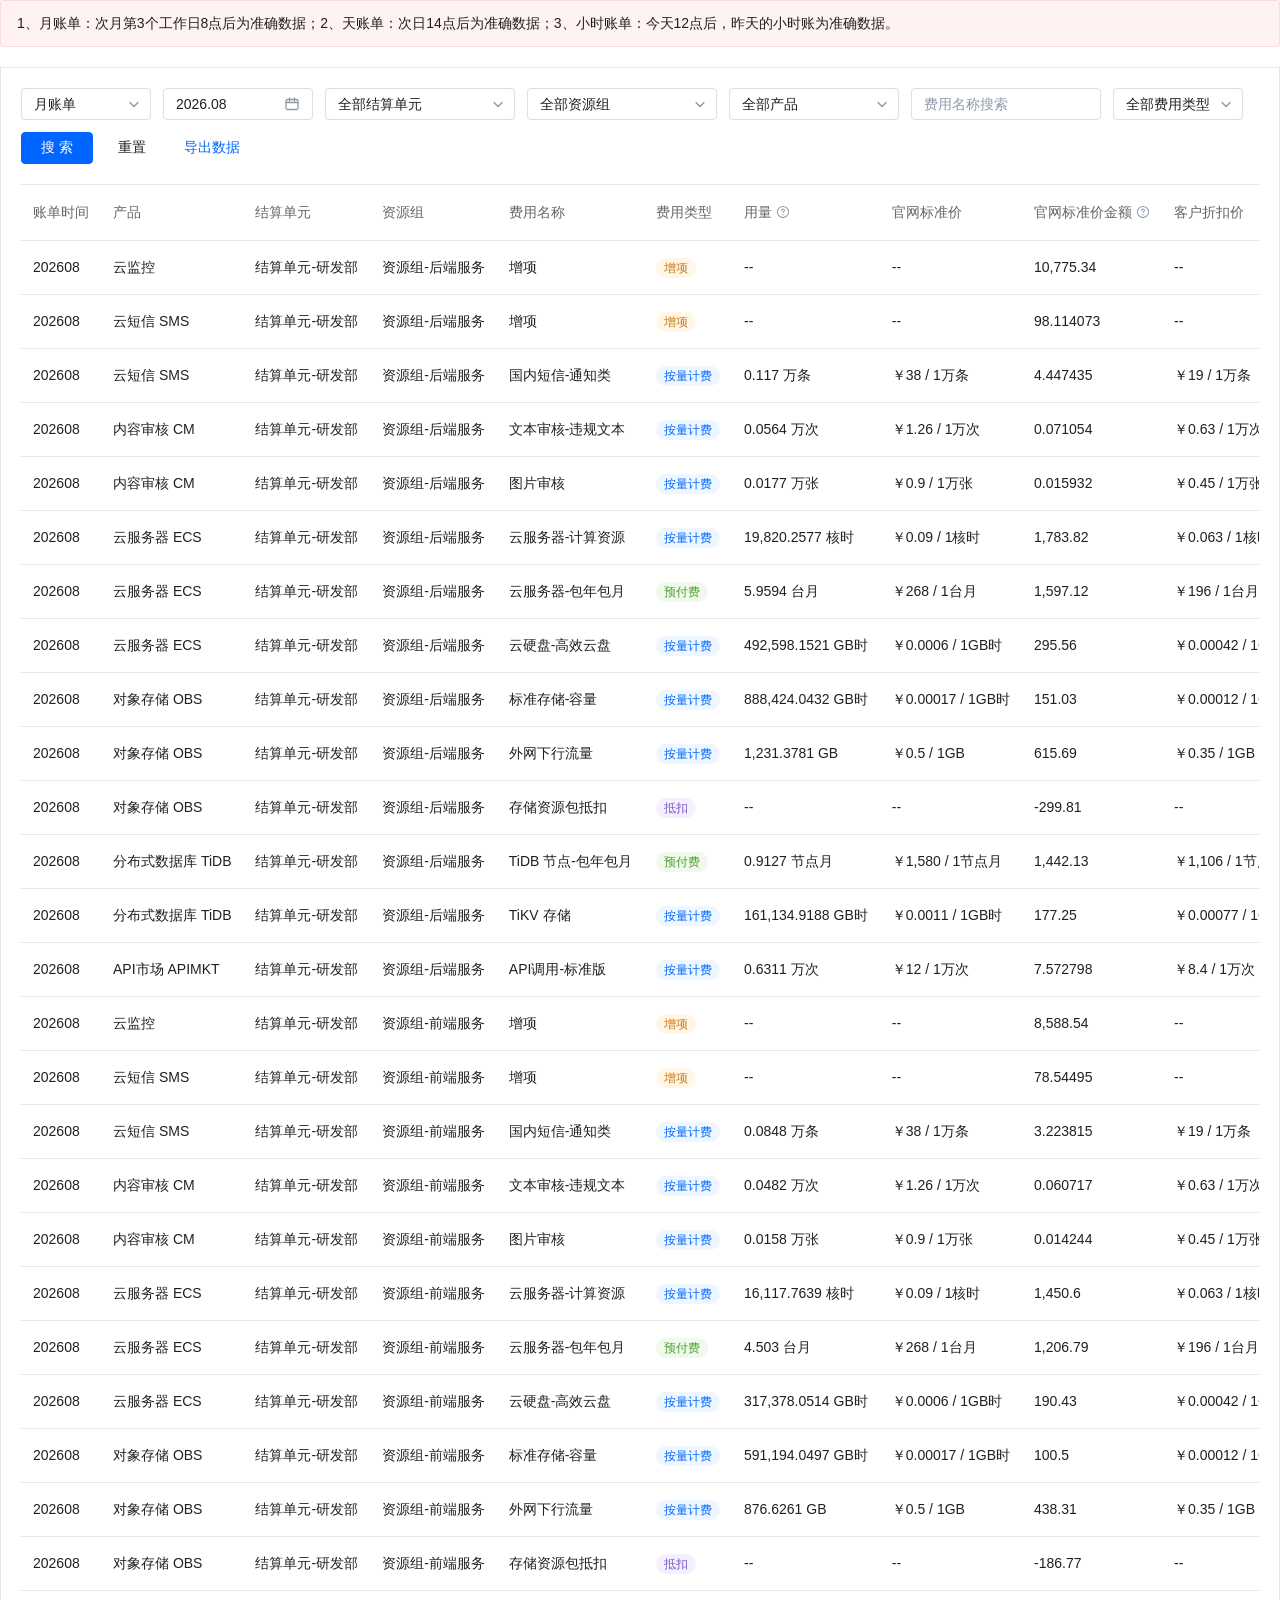
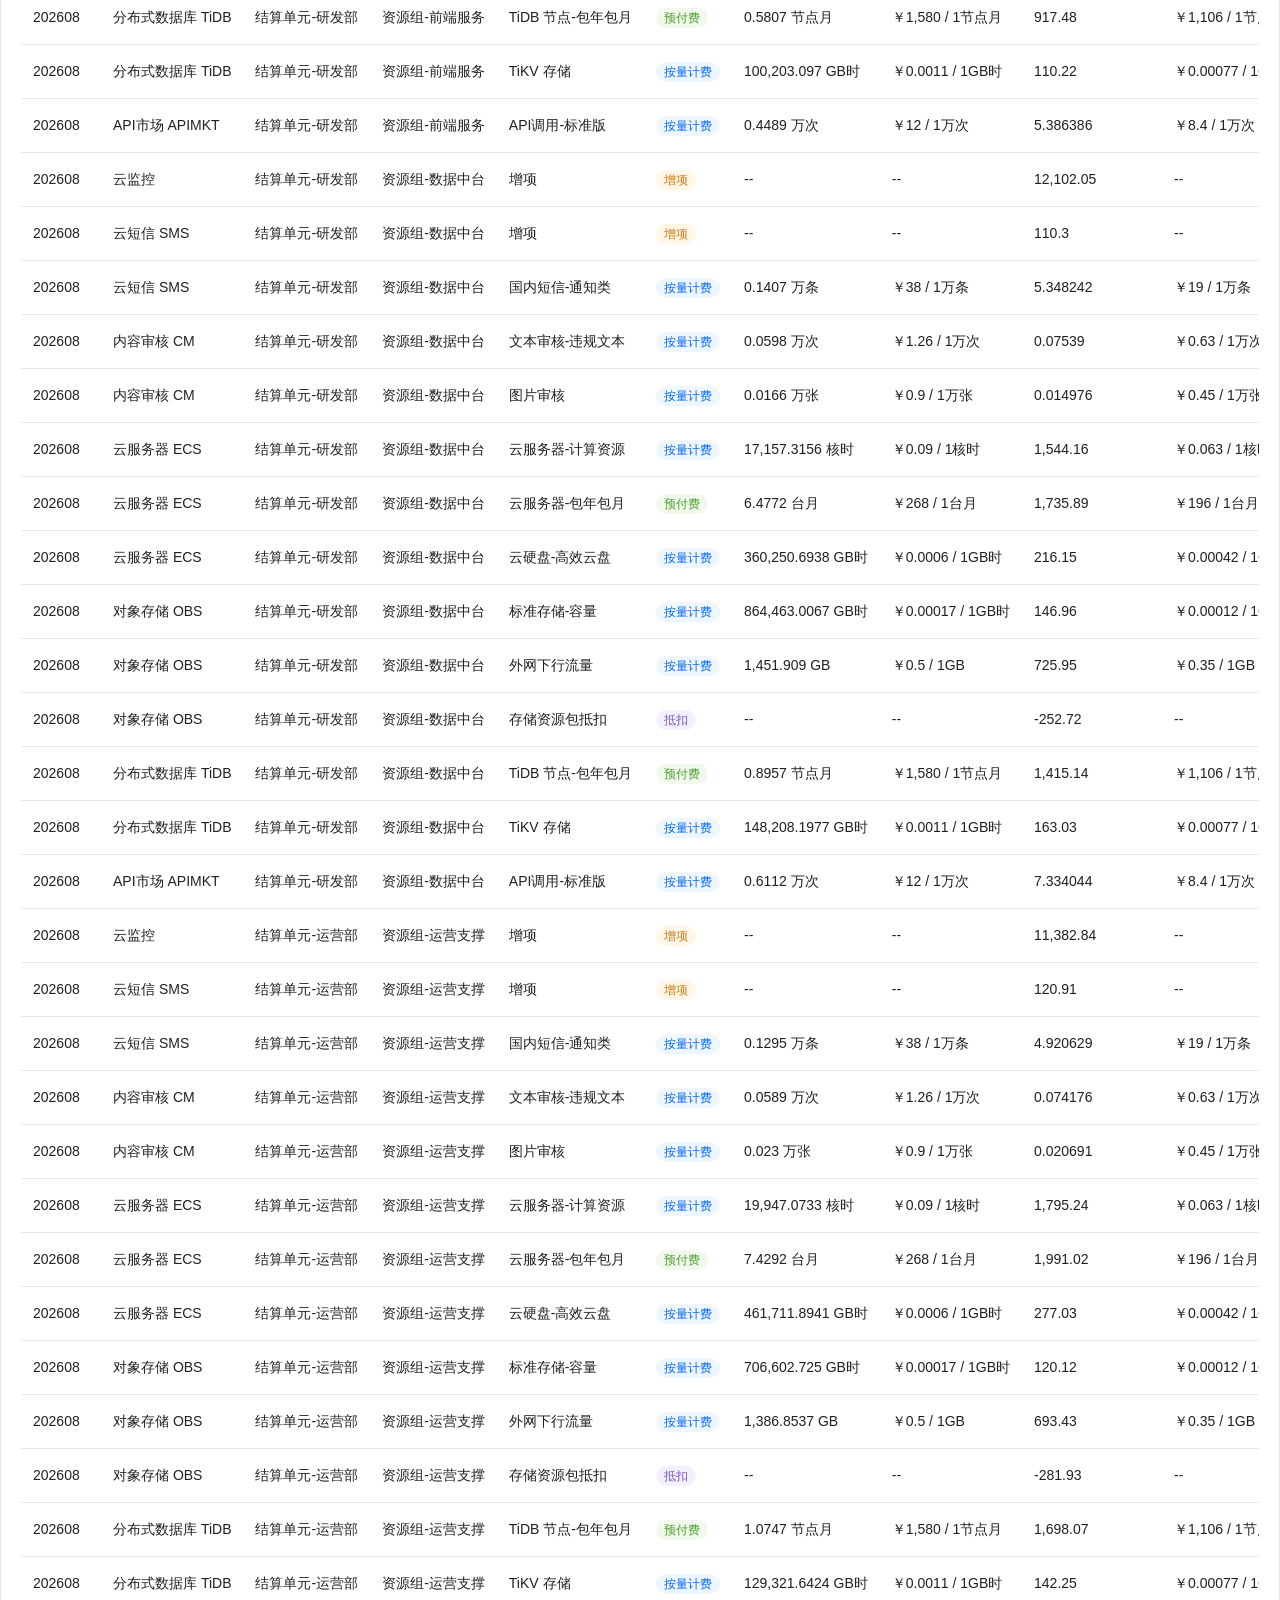
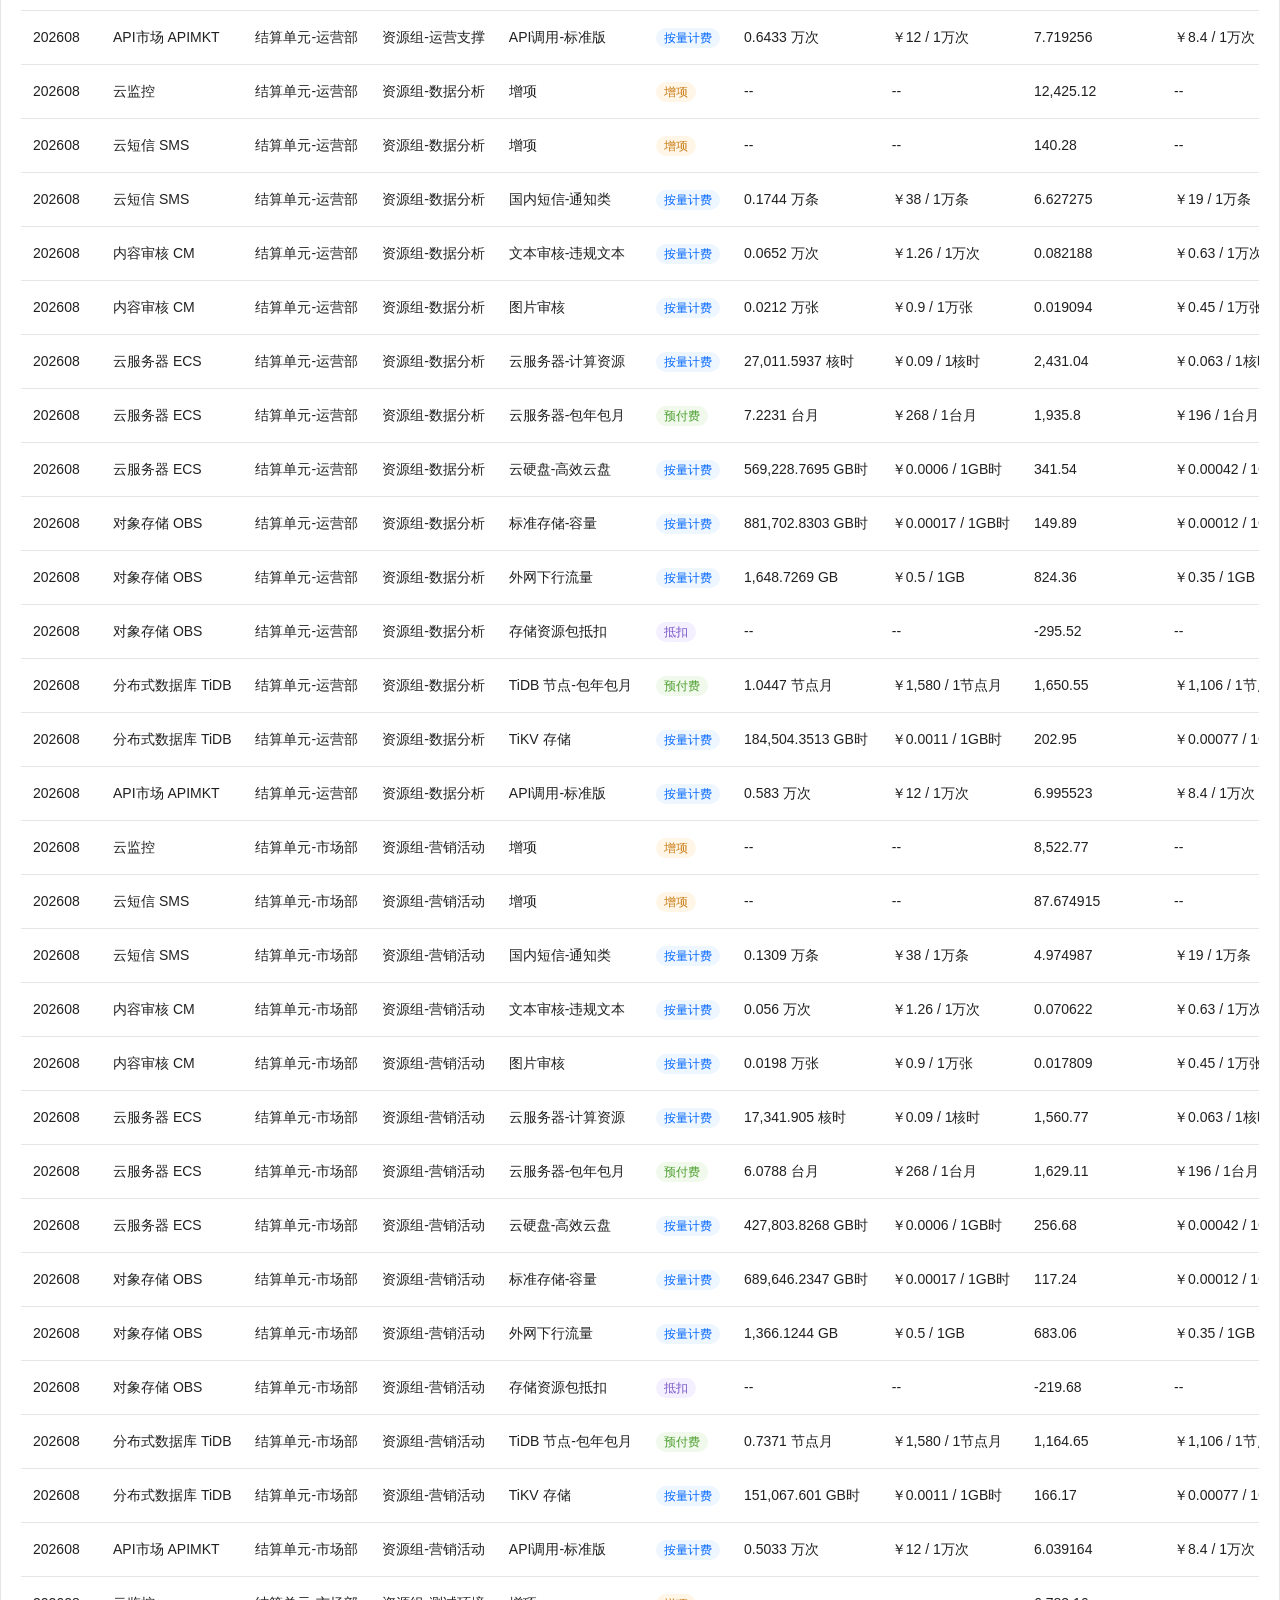
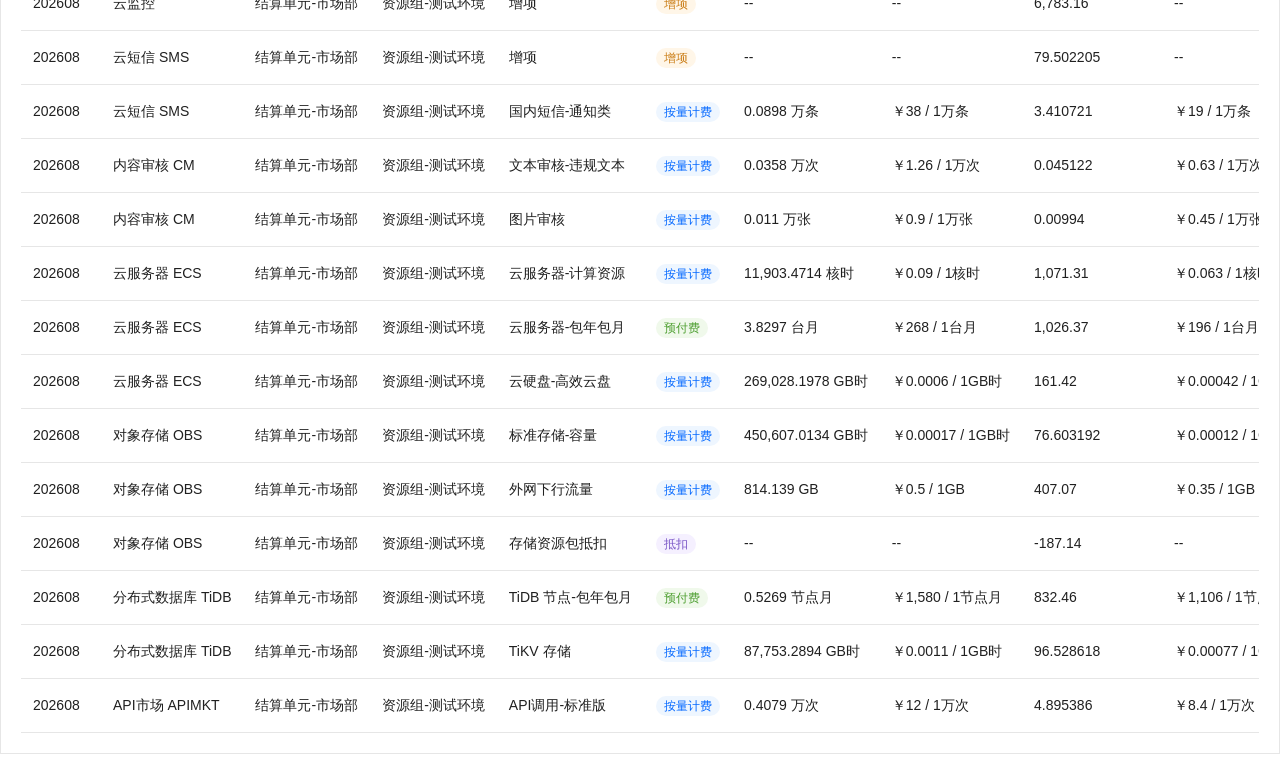
<file: 账单详情/index.html>
<!DOCTYPE html>
<html lang="zh-CN">
<head>
<meta charset="UTF-8">
<meta name="viewport" content="width=device-width, initial-scale=1.0">
<title>账单详情 - 360智汇云</title>
<link rel="stylesheet" href="../shared/base.css?v=20260904a">
<link rel="stylesheet" href="styles.css?v=20260904a">
</head>
<body class="subview">
<!-- 内容片段：顶栏 / 图标栏 / 侧边栏 / 面包屑 / 浮动条均由外壳页 ../index.html 提供。
     本页仅经 iframe 由外壳加载，不作为独立入口访问。

     本页固定为「资源组」维度：展示当前登录账号在所选企业下，
     所有有权限的资源组账单。不再提供企业 / 结算单元 / 资源组的 Tab 切换；
     角色亦不在本页切换——数据范围静默跟随外壳页当前角色（postMessage: set-role）。 -->
<main class="main-content">

  <!-- 出账时间提示：粉色背景，放在内容区上面 -->
  <div class="notice">1、月账单：次月第3个工作日8点后为准确数据；2、天账单：次日14点后为准确数据；3、小时账单：今天12点后，昨天的小时账为准确数据。</div>

  <div class="panel">
    <div id="panel"></div>
  </div>

</main>

<script src="app.js?v=20260904a"></script>
</body>
</html>
</file>
<file: shared/base.css>
/* ==========================================================
   base.css — 账单模块公共样式
   由 账单概览/styles.css 与 账单详情/styles.css 的公共前缀提取而来。
   包含：设计变量、重置、滚动条、头部、图标栏、侧边栏、面包屑、
        浮动栏、筛选面板、下拉组件基础样式。
   加载顺序：base.css 必须在各页 styles.css 之前引入。
   ========================================================== */

/* 360智汇云设计系统 - 账单概览页面样式 */
:root {
  /* 品牌色 */
  --primary-color: #0066FF;
  --secondary-blue: #2e8cff;

  /* 功能色 */
  --success-color: #52C41A;
  --warning-color: #FAAD14;
  --error-color: #FF4D4F;

  /* 中性色 */
  --text-primary: #202020;
  --text-secondary: #666666;
  --text-tertiary: #8C9AAE;
  --border-color: #D8E0E8;
  --border-light: #E6E6E6;
  --background-color: #F0F5F7;
  --bg-gray: #F8F9FA;
  --card-background: #FFFFFF;

  /* 标签色 */
  --tag-bg: #EEF6FF;

  /* 间距 */
  --spacing-xs: 4px;
  --spacing-sm: 8px;
  --spacing-md: 12px;
  --spacing-lg: 16px;
  --spacing-xl: 20px;
  --spacing-xxl: 32px;

  /* 圆角 */
  --border-radius-sm: 2px;
  --border-radius-md: 4px;
}

* {
  margin: 0;
  padding: 0;
  box-sizing: border-box;
}

html,
body {
  height: 100%;
}

body {
  font-family: "Microsoft YaHei", "PingFang SC", -apple-system, BlinkMacSystemFont, sans-serif;
  font-size: 14px;
  line-height: 1.5;
  color: var(--text-primary);
  background: var(--background-color);
}

::-webkit-scrollbar {
  width: 4px;
  height: 4px;
}

::-webkit-scrollbar-thumb {
  background: rgba(0, 0, 0, 0.2);
  border-radius: 2px;
}

::-webkit-scrollbar-thumb:hover {
  background: rgba(0, 0, 0, 0.4);
}

::-webkit-scrollbar-track {
  background: transparent;
}

.app {
  display: flex;
  flex-direction: column;
  height: 100%;
}

/* ============ 子视图页：仅含内容区，由外壳页 iframe 承载 ============ */
body.subview {
  background: transparent;
}

body.subview .main-content {
  padding: 0 0 var(--spacing-xl);
}

/* ============ 顶部导航 ============ */
.header {
  height: 50px;
  flex: 0 0 50px;
  background: var(--card-background);
  box-shadow: 0 2px 6px rgba(49, 49, 71, 0.26);
  display: flex;
  align-items: center;
  padding: 0 var(--spacing-xl);
  position: relative;
  z-index: 100;
}

.header-left {
  display: flex;
  align-items: center;
  gap: var(--spacing-lg);
}

.logo {
  display: flex;
  align-items: center;
  gap: 6px;
  font-size: 20px;
  font-weight: 600;
  color: var(--text-primary);
  white-space: nowrap;
}

.logo-mark {
  width: 28px;
  height: 28px;
  border-radius: 50%;
  background: linear-gradient(135deg, #2e8cff, #0066FF);
  color: #fff;
  font-size: 13px;
  font-weight: 600;
  display: flex;
  align-items: center;
  justify-content: center;
}

.nav-btn {
  height: 32px;
  padding: 6px 12px;
  border-radius: var(--border-radius-md);
  background: var(--bg-gray);
  border: 1px solid var(--bg-gray);
  color: var(--text-primary);
  font-size: 14px;
  display: inline-flex;
  align-items: center;
  gap: var(--spacing-sm);
  cursor: pointer;
  transition: all 0.2s ease;
  white-space: nowrap;
}

.nav-btn:hover {
  background: #F1F3F5;
}

.nav-btn.group {
  background: var(--card-background);
  border: 1px solid var(--border-color);
}

.nav-btn .ico {
  width: 16px;
  height: 16px;
  color: var(--primary-color);
}

.header-right {
  margin-left: auto;
  display: flex;
  align-items: center;
  gap: var(--spacing-lg);
}

.header-link {
  color: var(--text-primary);
  font-size: 14px;
  text-decoration: none;
  position: relative;
  cursor: pointer;
  transition: color 0.2s ease;
}

.header-link:hover {
  color: var(--primary-color);
}

.ai-entry {
  width: 28px;
  height: 28px;
  border-radius: var(--border-radius-md);
  background: var(--tag-bg);
  color: var(--primary-color);
  font-size: 14px;
  font-weight: 600;
  display: flex;
  align-items: center;
  justify-content: center;
  cursor: pointer;
}

.badge {
  position: absolute;
  top: -10px;
  right: -14px;
  min-width: 18px;
  height: 16px;
  padding: 0 4px;
  border-radius: 8px;
  background: var(--error-color);
  color: #fff;
  font-size: 12px;
  line-height: 16px;
  text-align: center;
}

.user-info {
  display: flex;
  align-items: center;
  gap: var(--spacing-sm);
  padding-left: var(--spacing-lg);
  border-left: 1px solid var(--border-light);
  cursor: pointer;
}

.avatar {
  width: 28px;
  height: 28px;
  border-radius: 50%;
  background: var(--primary-color);
  color: #fff;
  font-size: 14px;
  display: flex;
  align-items: center;
  justify-content: center;
}

.user-meta {
  line-height: 1.3;
}

.user-name {
  font-size: 14px;
  color: var(--text-primary);
}

.user-role {
  font-size: 12px;
  color: var(--text-tertiary);
}

/* ============ 主体容器 ============ */
.container {
  flex: 1;
  display: flex;
  min-height: 0;
}

/* 左侧图标栏 */
.icon-bar {
  width: 50px;
  flex: 0 0 50px;
  background: var(--secondary-blue);
  overflow-y: auto;
  overflow-x: hidden;
}

.icon-item {
  height: 40px;
  display: flex;
  flex-direction: column;
  align-items: center;
  justify-content: center;
  gap: 2px;
  color: #E5EAF3;
  cursor: pointer;
  transition: all 0.2s ease;
  font-size: 9px;
  line-height: 1.3;
}

.icon-item.top {
  height: 50px;
  font-size: 11px;
}

.icon-item svg {
  width: 18px;
  height: 18px;
}

.icon-item.top svg {
  width: 20px;
  height: 20px;
}

.icon-item:hover,
.icon-item.active {
  background: var(--primary-color);
  color: #FFFFFF;
}

/* 中间菜单栏 */
.sidebar {
  width: 200px;
  flex: 0 0 200px;
  background: var(--card-background);
  border-right: 1px solid var(--border-light);
  display: flex;
  flex-direction: column;
  min-height: 0;
}

.sidebar-title {
  height: 50px;
  display: flex;
  align-items: center;
  padding: 0 var(--spacing-lg);
  font-size: 16px;
  font-weight: 500;
  color: var(--text-primary);
}

.menu {
  flex: 1;
  overflow-y: auto;
  padding-bottom: var(--spacing-lg);
}

.menu-group > .menu-item {
  height: 40px;
  display: flex;
  align-items: center;
  gap: var(--spacing-sm);
  padding: 0 var(--spacing-lg);
  font-size: 14px;
  font-weight: 500;
  color: var(--text-primary);
  cursor: pointer;
  transition: background 0.2s ease;
}

.menu-group > .menu-item:hover {
  background: #F5F7FA;
}

.menu-group.expanded > .menu-item {
  background: #F5F7FA;
}

.menu-item .menu-ico {
  width: 16px;
  height: 16px;
  color: var(--text-secondary);
}

.menu-item .arrow {
  margin-left: auto;
  width: 12px;
  height: 12px;
  color: var(--text-tertiary);
  transition: transform 0.2s ease;
}

.menu-group.expanded .arrow {
  transform: rotate(180deg);
}

.submenu {
  display: none;
}

.menu-group.expanded .submenu {
  display: block;
}

.submenu-item {
  height: 36px;
  display: flex;
  align-items: center;
  padding: 0 var(--spacing-lg) 0 40px;
  font-size: 14px;
  font-weight: 400;
  color: var(--text-primary);
  cursor: pointer;
  transition: all 0.2s ease;
}

.submenu-item:hover {
  background: #F5F7FA;
}

.submenu-item.active {
  background: var(--tag-bg);
  color: var(--primary-color);
}

.sidebar-collapse {
  height: 40px;
  border-top: 1px solid var(--border-light);
  display: flex;
  align-items: center;
  padding: 0 var(--spacing-lg);
  color: var(--text-secondary);
  cursor: pointer;
}

/* ============ 内容区 ============ */
.main-content {
  flex: 1;
  min-width: 0;
  overflow-y: auto;
  padding: var(--spacing-lg) var(--spacing-xl) var(--spacing-xl);
}

/* ============ 角色演示切换（悬浮） ============
   原先是页面顶部一整条黄色横栏，占掉约 60px 首屏高度。
   改为固定在右下角的悬浮按钮，点击展开面板，不再挤压内容区。
   仅为原型演示用，非真实功能。 */
.role-fab {
  position: fixed;
  right: 20px;
  bottom: 20px;
  z-index: 120;
  display: inline-flex;
  align-items: center;
  gap: 6px;
  height: 34px;
  padding: 0 14px;
  border: 1px solid #FDE68A;
  border-radius: 17px;
  background: #FFFBEB;
  color: #92400E;
  font-size: 13px;
  font-family: inherit;
  font-weight: 500;
  cursor: pointer;
  box-shadow: 0 2px 10px rgba(146, 64, 14, 0.16);
  transition: box-shadow 0.18s ease, border-color 0.18s ease;
  white-space: nowrap;
}

.role-fab:hover {
  border-color: #F0A93C;
  box-shadow: 0 4px 14px rgba(146, 64, 14, 0.22);
}

.role-fab-ico {
  width: 14px;
  height: 14px;
  flex: none;
}

/* 当前角色名，随切换更新 */
.role-fab-name {
  font-weight: 600;
}

.role-fab-arrow {
  width: 10px;
  height: 10px;
  flex: none;
  transition: transform 0.18s ease;
}

.role-fab.open .role-fab-arrow {
  transform: rotate(180deg);
}

/* 展开面板：贴着按钮向上弹出 */
.role-pop {
  position: fixed;
  right: 20px;
  bottom: 62px;
  z-index: 121;
  width: 260px;
  padding: 10px;
  border: 1px solid #FDE68A;
  border-radius: var(--border-radius-md);
  background: #FFFBEB;
  box-shadow: 0 6px 20px rgba(146, 64, 14, 0.18);
  display: none;
}

.role-pop.open {
  display: block;
}

.role-pop-title {
  font-size: 12px;
  color: #92400E;
  font-weight: 600;
  padding: 0 2px 8px;
}

.role-btn-group {
  display: flex;
  flex-direction: column;
  gap: 4px;
}

/* 同权限角色分组：主账号 / 企业管理员 / 系统管理员 */
.role-set {
  display: flex;
  flex-direction: column;
  gap: 4px;
  padding: 6px;
  border: 1px dashed #F0A93C;
  border-radius: var(--border-radius-sm);
  background: rgba(255, 255, 255, 0.6);
}

.role-set-tag {
  font-size: 11px;
  color: #92400E;
  background: #FDE68A;
  border-radius: 9px;
  padding: 1px 8px;
  align-self: flex-start;
  white-space: nowrap;
}

.role-btn {
  height: 30px;
  padding: 0 10px;
  border-radius: var(--border-radius-sm);
  font-size: 13px;
  font-family: inherit;
  border: 1px solid #D1D5DB;
  background: #FFFFFF;
  color: var(--text-secondary);
  cursor: pointer;
  transition: all 0.18s ease;
  white-space: nowrap;
  text-align: left;
}

.role-btn:hover {
  border-color: var(--primary-color);
  color: var(--primary-color);
}

.role-btn.active {
  background: var(--primary-color);
  border-color: var(--primary-color);
  color: #FFFFFF;
  font-weight: 500;
}

/* 当前角色的权限范围说明 */
.role-hint {
  display: block;
  font-size: 12px;
  line-height: 1.5;
  color: #A16207;
  margin-top: 8px;
  padding-top: 8px;
  border-top: 1px solid #FDE68A;
}

/* ============ Tab 面板 ============ */
.tab-panel {
  display: none;
}

.tab-panel.active {
  display: block;
}

.tab[style*="display: none"] {
  display: none !important;
}

/* ============ 多选 / 单选下拉 ============ */
.multiselect,
.singleselect {
  position: relative;
  display: inline-block;
}
</file>
<file: 账单概览/styles.css>
/* ==========================================================
   账单概览 页面样式
   公共部分见 ../shared/base.css（必须先于本文件加载）
   ========================================================== */

#ss-bu-trigger,
#ss-rg-bu-trigger,
#ss-rg-trigger {
  min-width: 190px;
}

.ms-trigger {
  height: 32px;
  min-width: 160px;
  padding: 0 32px 0 12px;
  border: 1px solid var(--border-color);
  border-radius: var(--border-radius-md);
  background: var(--card-background);
  font-size: 14px;
  color: var(--text-tertiary);
  cursor: pointer;
  display: inline-flex;
  align-items: center;
  gap: 6px;
  transition: border-color 0.2s ease;
  user-select: none;
  white-space: nowrap;
  position: relative;
}

.ms-trigger:hover {
  border-color: var(--primary-color);
}

.ms-trigger.has-selection {
  color: var(--text-primary);
}

.ms-placeholder {
  flex: 1;
  overflow: hidden;
  text-overflow: ellipsis;
}

.ms-arrow {
  position: absolute;
  right: 10px;
  top: 50%;
  transform: translateY(-50%);
  width: 12px;
  height: 12px;
  color: var(--text-tertiary);
  pointer-events: none;
  transition: transform 0.2s ease;
}

/* 清空按钮：有选中项且悬停在筛选框上时替代箭头显示 */
.ms-clear {
  position: absolute;
  right: 10px;
  top: 50%;
  transform: translateY(-50%);
  width: 12px;
  height: 12px;
  display: none;
  align-items: center;
  justify-content: center;
  color: var(--text-tertiary);
  cursor: pointer;
  transition: color 0.15s ease;
}

.ms-clear:hover {
  color: var(--text-secondary);
}

.ms-trigger.has-selection:hover .ms-clear {
  display: flex;
}

.ms-trigger.has-selection:hover .ms-arrow {
  opacity: 0;
}

.ms-dropdown {
  display: none;
  position: absolute;
  top: calc(100% + 4px);
  left: 0;
  min-width: 200px;
  background: var(--card-background);
  border: 1px solid var(--border-color);
  border-radius: var(--border-radius-md);
  box-shadow: 0 4px 12px rgba(0, 0, 0, 0.1);
  z-index: 999;
  padding: 4px 0;
}

.ms-dropdown.open {
  display: block;
}

/* 多选下拉超出上限的提示 */
.ms-limit-tip {
  padding: 6px 14px;
  font-size: 12px;
  color: #E23C39;
  background: #FDF3F2;
}

.ms-option {
  display: flex;
  align-items: center;
  gap: 8px;
  padding: 8px 14px;
  font-size: 14px;
  color: var(--text-primary);
  cursor: pointer;
  transition: background 0.15s ease;
}

.ms-option:hover {
  background: #F5F7FA;
}

.ms-option.checked {
  color: var(--primary-color);
}

.ms-check {
  display: inline-block;
  width: 14px;
  height: 14px;
  border: 1px solid var(--border-color);
  border-radius: 2px;
  flex-shrink: 0;
  position: relative;
  transition: all 0.15s ease;
  background: #fff;
}

.ms-option.checked .ms-check {
  background: var(--primary-color);
  border-color: var(--primary-color);
}

.ms-option.checked .ms-check::after {
  content: "";
  position: absolute;
  left: 2px;
  top: 5px;
  width: 4px;
  height: 2px;
  border-left: 1.5px solid #fff;
  border-bottom: 1.5px solid #fff;
  transform: rotate(-45deg) translateY(-2px);
}

.ms-all {
  border-bottom: 1px solid var(--border-light);
  margin-bottom: 2px;
  font-weight: 500;
}

/* 单选项：无勾选框，选中态高亮 */
.ss-option.selected {
  color: var(--primary-color);
  background: #F0F6FF;
  font-weight: 500;
}

/* 必填单选：左上角红色星号标记，且不提供「全部」选项 */
.singleselect.required-field::before {
  content: '*';
  position: absolute;
  left: -9px;
  top: 50%;
  transform: translateY(-50%);
  color: #E23C39;
  font-size: 14px;
  line-height: 1;
  pointer-events: none;
}

.singleselect.required-field {
  margin-left: 6px;
}

/* 必填未选中：边框飘红提示 */
.singleselect.is-invalid .ms-trigger,
.singleselect.is-invalid .ms-trigger:hover {
  border-color: #E23C39;
}

.breadcrumb-bar {
  display: flex;
  align-items: center;
  margin-bottom: var(--spacing-lg);
}

.breadcrumb {
  font-size: 14px;
  color: var(--text-secondary);
}

.breadcrumb .sep {
  margin: 0 var(--spacing-sm);
  color: var(--text-tertiary);
}

.breadcrumb .current {
  color: var(--text-primary);
}

.doc-link {
  margin-left: auto;
  color: var(--primary-color);
  font-size: 14px;
  text-decoration: none;
}

.panel {
  background: var(--card-background);
  border: 1px solid var(--border-light);
  padding: var(--spacing-xl);
}

/* Tabs */
.tabs {
  display: flex;
  align-items: center;
  gap: var(--spacing-xxl);
  border-bottom: 1px solid var(--border-light);
  margin-bottom: var(--spacing-xl);
}

.tab {
  position: relative;
  padding: 0 0 12px;
  font-size: 14px;
  color: var(--text-primary);
  cursor: pointer;
  transition: color 0.2s ease;
}

.tab:hover {
  color: var(--primary-color);
}

.tab.active {
  color: var(--primary-color);
  font-weight: 500;
}

.tab.active::after {
  content: "";
  position: absolute;
  left: 0;
  right: 0;
  bottom: -1px;
  height: 2px;
  background: var(--primary-color);
}


/* ============ 视图分段控件：日报表 / 月报表 / 日趋势 / 月趋势 ============ */
/* 与上方维度 Tab 视觉区分：胶囊描边而非下划线，避免两层切换器混淆 */
.view-seg {
  display: inline-flex;
  align-items: center;
  padding: 2px;
  /* 位于 filter-bar 内，与后续筛选项同行 */
  flex: none;
  margin-right: var(--spacing-sm);
  background: var(--bg-gray);
  border: 1px solid var(--border-light);
  border-radius: var(--border-radius-md);
}

.seg-btn {
  height: 26px;
  padding: 0 var(--spacing-lg);
  border: none;
  background: transparent;
  border-radius: var(--border-radius-sm);
  font-family: inherit;
  font-size: 13px;
  color: var(--text-secondary);
  cursor: pointer;
  transition: all 0.2s ease;
  white-space: nowrap;
}

.seg-btn:hover {
  color: var(--primary-color);
}

.seg-btn.active {
  background: var(--card-background);
  color: var(--primary-color);
  font-weight: 500;
  box-shadow: 0 1px 3px rgba(49, 49, 71, 0.12);
}

/* 表格上方工具条：企业账单的「按产品 / 按结算单元」粒度切换 */
.table-toolbar {
  display: flex;
  align-items: center;
  gap: var(--spacing-sm);
  margin-bottom: var(--spacing-md);
}

/* 工具条右侧区域：筛选框+导出按钮+本期改动徽标，挤到右侧 */
.table-toolbar-right {
  display: inline-flex;
  align-items: center;
  gap: var(--spacing-sm);
  margin-left: auto;
}

.group-seg {
  display: inline-flex;
  align-items: center;
  padding: 2px;
  background: var(--bg-gray);
  border: 1px solid var(--border-light);
  border-radius: var(--border-radius-md);
}

/* 报表列表实体筛选（产品 / 结算单元 / 资源组）多选下拉 */
.report-filter {
  display: inline-flex;
  align-items: center;
  gap: var(--spacing-sm);
}

.report-filter .report-filter-label {
  font-size: 13px;
  color: var(--text-tertiary);
}

.report-filter .ms-trigger {
  height: 30px;
  min-width: 140px;
}

.report-filter .report-filter-dropdown {
  min-width: 200px;
  max-height: 280px;
  overflow-y: auto;
}

/* 提示条 */
.notice {
  background: #FEF2F2;
  border: 1px solid #FBDCDC;
  border-radius: var(--border-radius-sm);
  padding: var(--spacing-md) var(--spacing-lg);
  font-size: 14px;
  color: var(--text-primary);
  margin-bottom: var(--spacing-xl);
}

/* 筛选栏 */
.filter-bar {
  display: flex;
  align-items: center;
  gap: var(--spacing-md);
  flex-wrap: wrap;
  margin-bottom: var(--spacing-xl);
}

.select,
.input,
.date-range {
  height: 32px;
  padding: 6px 12px;
  border: 1px solid var(--border-color);
  border-radius: var(--border-radius-md);
  background: var(--card-background);
  font-size: 14px;
  color: var(--text-primary);
  font-family: inherit;
  transition: border-color 0.2s ease;
}

.select:focus,
.input:focus {
  outline: none;
  border-color: var(--primary-color);
}

.input::placeholder {
  color: var(--text-tertiary);
}

.select {
  appearance: none;
  padding-right: 28px;
  background-image: url("data:image/svg+xml;charset=utf8,%3Csvg xmlns='http://www.w3.org/2000/svg' viewBox='0 0 12 12'%3E%3Cpath d='M2 4.5L6 8.5L10 4.5' stroke='%238C9AAE' stroke-width='1.4' fill='none' stroke-linecap='round' stroke-linejoin='round'/%3E%3C/svg%3E");
  background-repeat: no-repeat;
  background-position: right 10px center;
  background-size: 12px;
  cursor: pointer;
}

.w-sm {
  width: 130px;
}

.w-md {
  width: 190px;
}

.w-lg {
  width: 230px;
}

.date-range {
  display: inline-flex;
  align-items: center;
  gap: var(--spacing-sm);
  width: 400px;
  position: relative;
  cursor: pointer;
}

/* 面板展开时输入框保持高亮 */
.date-range.active {
  border-color: var(--primary-color);
}

/* ============ 日期区间选择面板 ============ */
.dp-pop {
  display: none;
  position: absolute;
  top: calc(100% + 4px);
  left: 0;
  z-index: 60;
  min-width: 260px;
  padding: var(--spacing-md);
  background: var(--card-background);
  border: 1px solid var(--border-color);
  border-radius: var(--border-radius-md);
  box-shadow: 0 4px 12px rgba(49, 49, 71, 0.16);
  cursor: default;
}

.dp-pop.open {
  display: block;
}

/* 起止双面板：左右两栏并排 */
.dp-pop-range {
  min-width: 520px;
  padding: 0;
}

.date-range.picker-month .dp-pop-range {
  min-width: 440px;
}

.dp-panes {
  display: flex;
  align-items: stretch;
}

.dp-panes-sep {
  width: 1px;
  background: var(--border-light);
  flex: none;
}

.dp-pane {
  flex: 1;
  min-width: 0;
  padding: var(--spacing-md);
  cursor: pointer;
}

/* 当前正在编辑的一侧：整栏浅底 + 标签高亮 */
.dp-pane.active {
  background: #F7FAFF;
}

.dp-pane-label {
  display: flex;
  align-items: baseline;
  justify-content: space-between;
  gap: var(--spacing-sm);
  font-size: 12px;
  color: var(--text-tertiary);
  padding-bottom: var(--spacing-sm);
}

.dp-pane-label b {
  font-size: 13px;
  font-weight: 500;
  color: var(--text-secondary);
}

.dp-pane.active .dp-pane-label,
.dp-pane.active .dp-pane-label b {
  color: var(--primary-color);
}

.dp-head {
  display: flex;
  align-items: center;
  gap: var(--spacing-sm);
  margin-bottom: var(--spacing-sm);
  padding-bottom: var(--spacing-sm);
  border-bottom: 1px solid var(--border-light);
}

.dp-title {
  flex: 1;
  text-align: center;
  font-size: 14px;
  font-weight: 500;
  color: var(--text-primary);
}

.dp-nav {
  width: 24px;
  height: 24px;
  display: inline-flex;
  align-items: center;
  justify-content: center;
  border-radius: var(--border-radius-sm);
  color: var(--text-tertiary);
  font-size: 14px;
  cursor: pointer;
  white-space: nowrap;
  user-select: none;
}

.dp-nav:hover {
  background: var(--tag-bg);
  color: var(--primary-color);
}

.dp-nav-ph {
  width: 24px;
}

.dp-week {
  display: grid;
  grid-template-columns: repeat(7, 1fr);
  font-size: 12px;
  color: var(--text-tertiary);
  text-align: center;
  margin-bottom: 2px;
}

.dp-grid {
  display: grid;
  gap: 2px;
}

.dp-grid-month {
  grid-template-columns: repeat(3, 1fr);
}

.dp-grid-day {
  grid-template-columns: repeat(7, 1fr);
}

.dp-cell {
  height: 28px;
  min-width: 32px;
  display: flex;
  align-items: center;
  justify-content: center;
  font-size: 13px;
  color: var(--text-primary);
  border-radius: var(--border-radius-sm);
  cursor: pointer;
  transition: background 0.15s ease;
}

.dp-grid-month .dp-cell {
  height: 32px;
}

.dp-cell:hover {
  background: var(--tag-bg);
  color: var(--primary-color);
}

/* 区间内 */
.dp-cell.in {
  background: var(--tag-bg);
  color: var(--primary-color);
}

/* 区间端点 */
.dp-cell.edge {
  background: var(--primary-color);
  color: #fff;
}

/* 当前编辑侧的端点：加一圈描边强调焦点 */
.dp-cell.edge.focus {
  box-shadow: 0 0 0 2px rgba(0, 102, 255, 0.28);
}

.dp-cell.dp-blank {
  cursor: default;
  background: transparent;
}

.dp-foot {
  margin-top: 0;
  padding: var(--spacing-sm) var(--spacing-md);
  border-top: 1px solid var(--border-light);
  font-size: 12px;
  color: var(--text-tertiary);
  display: flex;
  align-items: center;
  justify-content: space-between;
  gap: var(--spacing-sm);
  flex-wrap: wrap;
}

.dp-presets {
  display: flex;
  align-items: center;
  gap: var(--spacing-xs);
}

.dp-preset {
  padding: 3px 10px;
  font-size: 12px;
  font-family: inherit;
  color: var(--primary-color);
  background: var(--tag-bg);
  border: 1px solid transparent;
  border-radius: var(--border-radius-sm);
  cursor: pointer;
  transition: all 0.15s ease;
}

.dp-preset:hover {
  border-color: var(--primary-color);
}

.dp-foot-tip {
  flex: 1;
  min-width: 0;
  text-align: center;
}

/* 校验失败：面板底部的错误文案 */
.dp-foot-tip.is-error {
  color: var(--danger-color, #E0533D);
}

.dp-actions {
  display: flex;
  align-items: center;
  gap: var(--spacing-sm);
}

.dp-reset {
  padding: 4px 12px;
  font-size: 12px;
  font-family: inherit;
  color: var(--text-secondary);
  background: transparent;
  border: 1px solid var(--border-color);
  border-radius: var(--border-radius-sm);
  cursor: pointer;
}

.dp-reset:hover {
  color: var(--primary-color);
  border-color: var(--primary-color);
}

/* 确认当前起止区间 */
.dp-ok {
  flex: none;
  padding: 4px 14px;
  font-size: 12px;
  font-family: inherit;
  color: #fff;
  background: var(--primary-color);
  border: none;
  border-radius: var(--border-radius-sm);
  cursor: pointer;
}

.dp-ok[disabled] {
  background: var(--border-color);
  color: var(--text-tertiary);
  cursor: not-allowed;
}

/* 控件宽度随账期粒度自适应：月区间比日区间短 */
.date-range.picker-month {
  width: 230px;
}

.date-range.picker-day {
  width: 290px;
}

/* ============ 单个账期控件（日报表 / 月报表）============ */
.date-ctl {
  display: inline-flex;
  align-items: center;
}

.date-single {
  display: inline-flex;
  align-items: center;
  gap: var(--spacing-sm);
  height: 32px;
  padding: 0 var(--spacing-md);
  border: 1px solid var(--border-color);
  border-radius: var(--border-radius-md);
  background: var(--card-background);
  position: relative;
  cursor: pointer;
  transition: border-color 0.2s ease;
}

.date-single:hover {
  border-color: var(--primary-color);
}

.date-single.picker-month {
  width: 150px;
}

.date-single.picker-day {
  width: 180px;
}

.date-single input {
  border: none;
  outline: none;
  font-family: inherit;
  font-size: 14px;
  color: var(--text-primary);
  flex: 1;
  min-width: 0;
  background: transparent;
  cursor: pointer;
}

.date-single .cal {
  width: 16px;
  height: 16px;
  color: var(--text-tertiary);
  flex: none;
}

/* 单选面板为单栏，无需区间面板的双栏宽度 */
.date-single .dp-pop {
  min-width: 268px;
}

.date-range input {
  border: none;
  outline: none;
  font-family: inherit;
  font-size: 14px;
  color: var(--text-primary);
  text-align: center;
  flex: 1;
  min-width: 0;
  background: transparent;
}

.date-range input::placeholder {
  color: var(--text-tertiary);
}

.date-range .tilde {
  color: var(--text-tertiary);
}

.date-range .cal {
  width: 16px;
  height: 16px;
  color: var(--text-tertiary);
}

.btn {
  height: 32px;
  padding: 6px 12px;
  border-radius: var(--border-radius-md);
  font-size: 14px;
  font-family: inherit;
  border: 1px solid var(--bg-gray);
  background: var(--bg-gray);
  color: var(--text-primary);
  cursor: pointer;
  transition: all 0.2s ease;
}

.btn:active {
  background: #E8E8E8;
}

.btn-primary {
  background: var(--primary-color);
  border-color: var(--primary-color);
  color: #fff;
  min-width: 72px;
}

.btn-primary:hover {
  background: #0059DE;
  border-color: #0059DE;
}

.btn-text {
  background: transparent;
  border-color: transparent;
  color: var(--text-primary);
}

.btn-text:hover {
  color: var(--primary-color);
  background: transparent;
}

.btn-link {
  background: transparent;
  border-color: transparent;
  color: var(--primary-color);
}

/* 导出数据按钮：放在列表/趋势图模块右上角 */
.btn-export {
  height: 30px;
  padding: 0 var(--spacing-md);
  font-size: 13px;
  white-space: nowrap;
}

/* 账期跨度上限提示 */
.range-tip {
  font-size: 12px;
  color: #E8963C;
  opacity: 0;
  transition: opacity 0.2s ease;
}

.range-tip.visible {
  opacity: 1;
}

/* 校验失败：筛选栏上的错误提示 */
.range-tip.is-error {
  color: var(--danger-color, #E0533D);
}

/* 图表：左侧曲线区自适应，右侧图例固定宽度并可纵向滚动 */
.chart-section {
  margin-bottom: var(--spacing-xl);
  display: flex;
  align-items: flex-start;
  gap: var(--spacing-lg);
}

/* 右侧栏：账单分析入口 + 图例，整体与曲线区顶部对齐 */
.chart-side {
  flex: 0 0 200px;
  width: 200px;
  min-width: 0;
  display: flex;
  flex-direction: column;
  gap: var(--spacing-sm);
  border-left: 1px solid var(--border-light);
}

.chart-legend {
  flex: 0 1 auto;
  width: 100%;
  overflow-y: auto;
  overflow-x: hidden;
  display: flex;
  flex-direction: column;
  align-items: flex-start;
  gap: var(--spacing-sm);
  font-size: 12px;
  color: var(--text-secondary);
  padding: var(--spacing-sm) var(--spacing-sm) var(--spacing-sm) var(--spacing-md);
}

.chart-legend:empty {
  display: none;
}

/* 图例分组标题：总账 / 产品 */
.legend-group-title {
  width: 100%;
  font-size: 11px;
  color: var(--text-tertiary);
  padding-top: 2px;
}

.legend-group-title:not(:first-child) {
  margin-top: var(--spacing-xs);
  padding-top: var(--spacing-sm);
  border-top: 1px dashed var(--border-light);
}

/* 图例项可点击切换对应曲线显隐 */
.legend-item {
  display: flex;
  align-items: center;
  gap: 6px;
  width: 100%;
  min-width: 0;
  cursor: pointer;
  padding: 1px 2px;
  border-radius: var(--border-radius-sm);
  user-select: none;
  transition: background 0.15s ease, opacity 0.15s ease;
}

.legend-item:hover {
  background: var(--tag-bg);
}

.legend-item:focus-visible {
  outline: 1px solid var(--primary-color);
  outline-offset: 0;
}

/* 隐藏态：线条与文字一起褪色，保留可点击回来的提示 */
.legend-item.hidden {
  opacity: 0.42;
}

.legend-item.hidden .legend-text {
  color: var(--text-tertiary);
  text-decoration: line-through;
}

.legend-item .legend-text {
  flex: 1;
  min-width: 0;
  overflow: hidden;
  text-overflow: ellipsis;
  white-space: nowrap;
}

.legend-line {
  display: inline-block;
  flex: 0 0 26px;
  width: 26px;
  height: 1px;
  background: #B6BFCC;
  position: relative;
}

.legend-line::after {
  content: "";
  position: absolute;
  left: 50%;
  top: 50%;
  transform: translate(-50%, -50%);
  width: 7px;
  height: 7px;
  border: 1px solid currentColor;
  border-radius: 50%;
  background: #fff;
  color: inherit;
}

.legend-item .legend-line {
  color: var(--line-color, #B6BFCC);
}

/* 图例条数超出上限时的说明 */
.legend-note {
  font-size: 12px;
  color: var(--text-tertiary);
  line-height: 1.4;
  padding-top: var(--spacing-xs);
  border-top: 1px dashed var(--border-light);
  width: 100%;
}

.chart-wrap {
  flex: 1;
  min-width: 0;
  overflow: hidden;
  /* 悬停浮层以此为定位基准 */
  position: relative;
}

.chart-wrap svg {
  width: 100%;
  height: auto;
  display: block;
}

/* ============ 趋势图悬停提示 ============ */
.chart-tip {
  position: absolute;
  left: 0;
  top: 0;
  z-index: 20;
  min-width: 150px;
  max-width: 300px;
  padding: var(--spacing-sm) var(--spacing-md);
  background: rgba(255, 255, 255, 0.98);
  border: 1px solid var(--border-color);
  border-radius: var(--border-radius-md);
  box-shadow: 0 4px 14px rgba(49, 49, 71, 0.16);
  font-size: 12px;
  color: var(--text-primary);
  /* 浮层不能吃掉鼠标事件，否则会与 svg 的 mousemove 相互抢焦点导致闪烁 */
  pointer-events: none;
  opacity: 0;
  transition: opacity 0.12s ease;
}

.chart-tip.visible {
  opacity: 1;
}

.chart-tip-head {
  font-weight: 500;
  color: var(--text-primary);
  padding-bottom: 6px;
  margin-bottom: 6px;
  border-bottom: 1px solid var(--border-light);
}

.chart-tip-row {
  display: flex;
  align-items: center;
  gap: var(--spacing-sm);
  line-height: 20px;
  white-space: nowrap;
}

.chart-tip-dot {
  flex: none;
  width: 8px;
  height: 8px;
  border-radius: 50%;
}

.chart-tip-name {
  flex: 1;
  min-width: 0;
  overflow: hidden;
  text-overflow: ellipsis;
  color: var(--text-secondary);
}

/* 金额右对齐 + 等宽数字，多行时小数点对齐便于比对 */
.chart-tip-val {
  flex: none;
  margin-left: var(--spacing-md);
  font-variant-numeric: tabular-nums;
  color: var(--text-primary);
}

.chart-tip-row.is-total {
  margin-top: 4px;
  padding-top: 4px;
  border-top: 1px solid var(--border-light);
}

.chart-tip-row.is-total .chart-tip-name,
.chart-tip-row.is-total .chart-tip-val {
  font-weight: 500;
  color: var(--text-primary);
}

.chart-empty {
  height: 240px;
  display: flex;
  align-items: center;
  justify-content: center;
  color: #8C9AAE;
  font-size: 13px;
}

.empty-cell {
  text-align: center;
  color: #8C9AAE;
  padding: 48px 0 !important;
}

/* 表格 */
.table-wrap {
  border-top: 1px solid var(--border-light);
  overflow-x: auto;
}

/* ============ 报表视图（日报表 / 月报表）============ */
/* 账期概览卡片：上方一行为账期 + 状态 + 账单分析入口，
   下方为四个指标格（应付合计 / 欠费 / 涉及结算单元 / 涉及产品）。
   应付合计下方挂环比上一账期。合计原本在表格 tfoot，现上移到此处。 */
.period-card {
  padding: var(--spacing-lg);
  margin-bottom: var(--spacing-lg);
  background: var(--bg-gray);
  border: 1px solid var(--border-light);
  border-radius: var(--border-radius-md);
}

.period-card:empty {
  display: none;
}

/* 卡片头部：账期 + 状态在左，账单分析入口在右 */
.period-head {
  display: flex;
  align-items: center;
  gap: var(--spacing-md);
  flex-wrap: wrap;
  padding-bottom: var(--spacing-md);
  border-bottom: 1px solid var(--border-light);
}

.period-head-label {
  font-size: 13px;
  color: var(--text-tertiary);
}

.period-head-value {
  font-size: 15px;
  font-weight: 600;
  color: var(--text-primary);
  font-variant-numeric: tabular-nums;
}

/* 指标区：三张独立白卡横排（应付金额 / 涉及产品与结算单元 / 欠费金额）。
   按内容量分配宽度：应付金额（长数字 + 环比）最宽、涉及产品/结算单元居中、欠费金额最窄，
   避免中间卡内容过少产生大块留白。 */
.period-metrics {
  display: grid;
  grid-template-columns: minmax(210px, 1.3fr) minmax(200px, 1fr) minmax(160px, 0.9fr);
  gap: var(--spacing-md);
  padding-top: var(--spacing-md);
}

/* 结算单元 / 资源组账单无欠费卡，仅应付金额 + 涉及范围两张卡横排 */
.period-metrics.has-2 {
  grid-template-columns: minmax(210px, 1.2fr) minmax(200px, 1fr);
}

@media (max-width: 1180px) {
  .period-metrics {
    grid-template-columns: repeat(2, minmax(190px, 1fr));
  }
}

/* 涉及产品/结算单元合并卡内的数字排版 */
.period-cover {
  display: inline-flex;
  align-items: center;
  gap: 2px;
  flex-wrap: wrap;
  font-size: 20px;
  font-weight: 600;
  line-height: 1.3;
}

/* 数字前的单位文案（产品 / 结算单元）：小字号 + 浅灰，弱化强调数字 */
.period-cover-label {
  font-size: 12px;
  font-weight: 400;
  color: var(--text-tertiary);
  margin-right: 4px;
}

.period-cover-sep {
  color: var(--text-tertiary);
  font-weight: 400;
}

.period-item {
  display: flex;
  align-items: flex-start;
  gap: var(--spacing-md);
  min-width: 0;
  padding: var(--spacing-md) var(--spacing-lg);
  background: var(--card-background);
  border: 1px solid var(--border-light);
  border-radius: var(--border-radius-md);
}

/* 圆角方形图标底：淡蓝底 + 品牌色线稿 */
.period-ico {
  flex: none;
  width: 32px;
  height: 32px;
  border-radius: var(--border-radius-sm);
  background: var(--tag-bg);
  color: var(--primary-color);
  display: flex;
  align-items: center;
  justify-content: center;
}

.period-ico svg {
  width: 18px;
  height: 18px;
}

.period-body {
  display: flex;
  flex-direction: column;
  gap: 2px;
  min-width: 0;
}

.period-label {
  font-size: 12px;
  color: var(--text-secondary);
}

.period-value {
  color: var(--text-primary);
  font-weight: 600;
  font-variant-numeric: tabular-nums;
  font-size: 20px;
  line-height: 1.3;
}

/* 金额与其他数值同字号，卡片间保持视觉齐平 */
.period-amount {
  font-size: 20px;
  font-weight: 600;
  line-height: 1.3;
}

/* 卡内补充说明（如「该账期尚未结算完成」） */
.period-sub {
  font-size: 12px;
  color: var(--text-tertiary);
  overflow: hidden;
  text-overflow: ellipsis;
  white-space: nowrap;
}

/* 涉及范围数字：只展示「n 个」，不再罗列具体名称 */

.cover-link {
  color: var(--primary-color);
  text-decoration: none;
  cursor: pointer;
  border-bottom: 1px solid transparent;
}

.cover-link:hover {
  border-bottom-color: currentColor;
}

/* 环比上一账期：涨为红（花得更多）、跌为绿，与账单语境一致。
   并入「应付金额合计」卡，作小字说明，箭头跟在百分比之后。 */
.period-mom-sub {
  display: inline-flex;
  align-items: center;
  gap: 4px;
  flex-wrap: wrap;
  font-size: 12px;
  font-weight: 400;
  line-height: 1.4;
  font-variant-numeric: tabular-nums;
}

.period-mom-sub-ico {
  width: 10px;
  height: 10px;
  flex: none;
}

.period-mom-sub.is-up {
  color: var(--error-color);
}

.period-mom-sub.is-down {
  color: #4C9E2F;
}

.period-mom-sub.is-flat {
  color: var(--text-tertiary);
}

/* 对比的是哪个账期，跟在百分比后的小字 */
.period-mom-base {
  font-size: 12px;
  color: var(--text-tertiary);
  font-variant-numeric: tabular-nums;
  white-space: nowrap;
}

/* 表格内的环比：挂在应付金额下方，小字 */
.cell-mom {
  display: inline-flex;
  align-items: center;
  gap: 3px;
  margin-top: 2px;
  font-size: 12px;
  font-weight: 400;
  font-variant-numeric: tabular-nums;
  white-space: nowrap;
}

.cell-mom-ico {
  width: 9px;
  height: 9px;
  flex: none;
}

.cell-mom.is-up {
  color: var(--error-color);
}

.cell-mom.is-down {
  color: #4C9E2F;
}

.cell-mom.is-flat {
  color: var(--text-tertiary);
}

/* 应付金额单元格：金额一行，环比一行 */
.cell-pay {
  display: flex;
  flex-direction: column;
  align-items: flex-end;
}

/* 占比：数字 + 细条形图，便于横向比较各行权重 */
.cell-share {
  display: flex;
  flex-direction: column;
  align-items: flex-end;
  gap: 3px;
}

.share-bar {
  width: 60px;
  height: 4px;
  border-radius: 2px;
  background: var(--border-light);
  overflow: hidden;
}

.share-bar-fill {
  display: block;
  height: 100%;
  border-radius: 2px;
  background: var(--primary-color);
}

/* 占比列表头：文案 + 问号提示图标，说明该维度下占比的分母口径（与账单分析页同款） */
.top-share-head {
  display: inline-flex;
  align-items: center;
  justify-content: flex-end;
  gap: 2px;
}

/* 图标为提示气泡的锚点与触发区 */
.top-tip {
  position: relative;
  display: inline-flex;
  align-items: center;
  cursor: pointer;
  outline: none;
}

.top-help-ico {
  width: 12px;
  height: 12px;
  flex: none;
  color: var(--text-tertiary);
  transition: color 0.15s ease;
}

.top-tip:hover .top-help-ico,
.top-tip.open .top-help-ico,
.top-tip:focus-visible .top-help-ico {
  color: var(--primary-color);
}

/* 气泡：默认隐藏，hover 或点击固定时显示。
   贴着图标右下方展开并右对齐，避免在表格最右列被容器裁掉。 */
.top-tip-bubble {
  position: absolute;
  top: calc(100% + 6px);
  right: -6px;
  z-index: 20;
  width: max-content;
  max-width: 200px;
  padding: 6px 10px;
  border-radius: var(--border-radius-sm);
  background: rgba(49, 49, 71, 0.92);
  color: #fff;
  font-size: 12px;
  line-height: 1.5;
  font-weight: 400;
  text-align: left;
  white-space: normal;
  box-shadow: 0 2px 8px rgba(49, 49, 71, 0.18);
  opacity: 0;
  visibility: hidden;
  transform: translateY(-2px);
  transition: opacity 0.15s ease, transform 0.15s ease, visibility 0.15s;
}

/* 气泡尖角 */
.top-tip-bubble::before {
  content: '';
  position: absolute;
  bottom: 100%;
  right: 8px;
  border: 4px solid transparent;
  border-bottom-color: rgba(49, 49, 71, 0.92);
}

.top-tip:hover .top-tip-bubble,
.top-tip.open .top-tip-bubble,
.top-tip:focus-visible .top-tip-bubble {
  opacity: 1;
  visibility: visible;
  transform: translateY(0);
}

/* ============ 账单状态 / 账期状态 ============ */
/* 四态：出账中（进行中）→ 未结算（待处理）→ 未结清（欠款）/ 已结清（完成） */
.period-status {
  display: inline-flex;
  align-items: center;
  gap: 6px;
  padding: 2px 10px;
  border-radius: 10px;
  font-weight: 500;
}

.period-status-dot {
  width: 6px;
  height: 6px;
  border-radius: 50%;
  background: currentColor;
}

.bill-status {
  display: inline-block;
  white-space: nowrap;
}

.s-billing {
  color: #5C6B80;
}

.period-status.s-billing {
  background: #EEF1F5;
}

.s-unsettled {
  color: #C97A11;
}

.period-status.s-unsettled {
  background: #FFF6E8;
}

.s-unpaid {
  color: var(--error-color);
}

.period-status.s-unpaid {
  background: #FEECEC;
}

.s-settled {
  color: #4C9E2F;
}

.period-status.s-settled {
  background: #F0F9EB;
}

/* 金额列右对齐并使用等宽数字，便于纵向比对 */
.report-table .col-num {
  text-align: right;
  font-variant-numeric: tabular-nums;
}

/* 应付金额即下钻入口：数字本身可点击，进入该产品的计费明细 */
.pay-link {
  color: var(--primary-color);
  font-weight: 500;
  text-decoration: none;
  cursor: pointer;
}

.pay-link:hover {
  text-decoration: underline;
}

/* 卡片里的欠费合计：有欠费时用错误色提示 */
.period-amount.is-owed {
  color: var(--error-color);
}

table {
  width: 100%;
  border-collapse: collapse;
  font-size: 14px;
  white-space: nowrap;
}

thead th {
  padding: var(--spacing-lg) var(--spacing-md);
  text-align: left;
  font-weight: 400;
  color: var(--text-secondary);
  border-bottom: 1px solid var(--border-light);
}

tbody td {
  padding: var(--spacing-lg) var(--spacing-md);
  border-bottom: 1px solid var(--border-light);
  color: var(--text-primary);
}

tbody tr:hover {
  background: #FAFCFF;
}

th:first-child,
td:first-child {
  padding-left: 0;
}

.help-ico {
  width: 14px;
  height: 14px;
  margin-left: 4px;
  color: var(--text-tertiary);
  vertical-align: -2px;
}


.status-paid {
  color: var(--success-color);
}

.op-links {
  display: flex;
  gap: var(--spacing-lg);
}

.op-links a {
  color: var(--primary-color);
  text-decoration: none;
}

.op-links a:hover {
  text-decoration: underline;
}

/* 右侧浮动条 */
.float-bar {
  position: fixed;
  right: 12px;
  top: 50%;
  transform: translateY(-50%);
  display: flex;
  flex-direction: column;
  gap: var(--spacing-md);
  z-index: 100;
}

.float-btn {
  width: 36px;
  height: 36px;
  border-radius: 50%;
  display: flex;
  align-items: center;
  justify-content: center;
  background: var(--card-background);
  border: 1px solid var(--border-light);
  box-shadow: 0 2px 6px rgba(49, 49, 71, 0.12);
  color: var(--text-secondary);
  cursor: pointer;
  transition: all 0.2s ease;
}

.float-btn:hover {
  color: var(--primary-color);
  border-color: var(--primary-color);
}

.float-btn.primary {
  background: var(--primary-color);
  border-color: var(--primary-color);
  color: #fff;
}

.float-btn.ai {
  background: linear-gradient(135deg, #2e8cff, #0066FF);
  border-color: transparent;
  color: #fff;
  font-weight: 600;
}

/* 「本期改动」徽标：与左侧菜单 shared/shell.css 的 .change-badge 保持同一视觉 */
.change-badge {
  flex: none;
  padding: 0 4px;
  height: 16px;
  line-height: 15px;
  font-size: 10px;
  font-weight: 500;
  color: #D97706;
  background: #FEF3C7;
  border: 1px solid #FDE2A7;
  border-radius: 3px;
  white-space: nowrap;
}

/* ============ 趋势视图：总账趋势区块 + 拆分模块 ============
   趋势视图整体由 JS 渲染进 .trend-box（即 #chartbox-*）。
   区块层次：灰底卡片（trend-block / trend-module）承载白底内容卡，
   与报表视图 period-card 的灰底白卡风格保持一致。 */

/* 总账趋势区块：标题行 + 统计卡 + 双序列趋势图 */
.trend-block {
  background: var(--bg-gray);
  border: 1px solid var(--border-light);
  border-radius: var(--border-radius-md);
  padding: var(--spacing-lg);
  margin-bottom: var(--spacing-lg);
}

.trend-block-head {
  display: flex;
  align-items: center;
  gap: var(--spacing-md);
  flex-wrap: wrap;
  padding-bottom: var(--spacing-sm);
}

/* 总账趋势区块头部：导出按钮靠右 */
.trend-block-head .btn-export {
  margin-left: auto;
}

.trend-block-title {
  font-size: 16px;
  font-weight: 600;
  color: var(--text-primary);
}

.trend-block-sub {
  font-size: 12px;
  color: var(--text-tertiary);
}

/* 总账趋势图卡片（统计卡已随需求移除，仅保留趋势图卡片） */
.trend-chart-card {
  background: var(--card-background);
  border: 1px solid var(--border-light);
  border-radius: var(--border-radius-md);
  padding: var(--spacing-lg);
}

.trend-chart-head {
  display: flex;
  align-items: center;
  justify-content: space-between;
  gap: var(--spacing-md);
  flex-wrap: wrap;
  padding-bottom: var(--spacing-sm);
}

.trend-chart-title {
  font-size: 13px;
  font-weight: 500;
  color: var(--text-secondary);
}

/* 图中双序列图例：蓝=应付金额柱，紫=环比折线 */
.trend-chart-legend {
  display: inline-flex;
  align-items: center;
  gap: var(--spacing-md);
}

.tcl-item {
  display: inline-flex;
  align-items: center;
  gap: 6px;
  font-size: 12px;
  color: var(--text-secondary);
}

.tcl-line {
  flex: none;
  width: 22px;
  height: 2px;
  border-radius: 1px;
  background: #B6BFCC;
}

.tcl-amount {
  height: 10px;
  width: 10px;
  border-radius: 2px;
  background: rgba(0, 102, 255, 0.35);
  border: 1px solid rgba(0, 102, 255, 0.8);
}

.tcl-mom {
  height: 0;
  width: 22px;
  border-top: 2px dashed #8C57C2;
}

.trend-chart-wrap {
  position: relative; /* 悬停浮层以此为定位基准 */
}

.trend-chart-wrap svg {
  width: 100%;
  height: auto;
  display: block;
}

/* 拆分模块 Tab：产品 / 结算单元 / 资源组 变化趋势切换 */
.trend-module-tabs {
  display: flex;
  align-items: center;
  gap: 4px;
  flex-wrap: wrap;
  padding: 4px;
  margin-bottom: var(--spacing-lg);
  background: var(--bg-gray);
  border: 1px solid var(--border-light);
  border-radius: var(--border-radius-md);
}

/* Tab 栏与模块合并进同一卡片后：Tab 栏退化为卡片顶部的切换条，
   去掉自身的灰底描边，只保留一条与内容区隔开的分隔线 */
.trend-module-tabbed .trend-module-tabs {
  padding: 0 0 var(--spacing-sm);
  margin-bottom: var(--spacing-sm);
  background: transparent;
  border: none;
  border-bottom: 1px solid var(--border-light);
  border-radius: 0;
}

.trend-module-tab {
  height: 30px;
  padding: 0 var(--spacing-lg);
  border: none;
  background: transparent;
  border-radius: var(--border-radius-sm);
  font-family: inherit;
  font-size: 13px;
  color: var(--text-secondary);
  cursor: pointer;
  transition: all 0.2s ease;
  white-space: nowrap;
}

.trend-module-tab:hover {
  color: var(--primary-color);
}

.trend-module-tab.active {
  background: var(--card-background);
  color: var(--primary-color);
  font-weight: 500;
  box-shadow: 0 1px 3px rgba(49, 49, 71, 0.12);
}

.trend-module-panel {
  display: block;
}

/* 模块提示文案：与筛选框同行（工具行左侧），节省纵向空间 */
.trend-module-tip {
  flex: 1 1 auto;
  min-width: 0;
  font-size: 12px;
  color: var(--text-tertiary);
  line-height: 1.5;
  margin: 0;
}

/* 拆分模块：产品 / 结算单元 / 资源组 变化趋势，每个模块一张独立折线图 */
.trend-module {
  background: var(--bg-gray);
  border: 1px solid var(--border-light);
  border-radius: var(--border-radius-md);
  padding: var(--spacing-lg);
  margin-bottom: var(--spacing-lg);
}

.trend-module:last-child {
  margin-bottom: 0;
}

.trend-module-head {
  display: flex;
  align-items: center;
  gap: var(--spacing-md);
  flex-wrap: wrap;
  padding-bottom: var(--spacing-sm);
  margin-bottom: var(--spacing-md);
  border-bottom: 1px solid var(--border-light);
}

/* 模块工具行：左侧提示文案 + 右侧筛选下拉与导出按钮，同行排布；
   下拉组用 margin-left: auto 推到右侧，避免 space-between 把下拉挤到中间 */
.trend-module-tools {
  display: flex;
  align-items: center;
  justify-content: flex-start;
  gap: var(--spacing-md);
  flex-wrap: wrap;
  padding-bottom: var(--spacing-sm);
  margin-bottom: var(--spacing-sm);
  border-bottom: 1px solid var(--border-light);
}

.trend-module-title {
  font-size: 15px;
  font-weight: 600;
  color: var(--text-primary);
}

.trend-module-sub {
  font-size: 12px;
  color: var(--text-tertiary);
  min-width: 0;
}

/* 模块级筛选下拉：置于工具行右侧（提示文案之后） */
.trend-module-tools .module-ms {
  margin-left: auto;
  flex: 0 0 auto;
}

.module-ms .ms-trigger {
  min-width: 150px;
  height: 30px;
}

.module-ms .ms-trigger.has-selection {
  color: var(--text-primary);
}

/* 模块级下拉的浮层不限制宽度，避免长名称被截断 */
.module-ms-dropdown {
  min-width: 200px;
  max-height: 280px;
  overflow-y: auto;
}

/* 小尺寸空态：全部曲线被隐藏后的占位提示 */
.chart-empty-sm {
  height: 200px;
}

/* 模块图表与图例的浅色卡片背景：让曲线区在灰底模块内更聚焦 */
.trend-module .chart-wrap {
  background: var(--card-background);
  border: 1px solid var(--border-light);
  border-radius: var(--border-radius-md);
}

/* 趋势提示浮层中环比行数值的涨跌色 */
.chart-tip-row.is-mom .chart-tip-val {
  font-variant-numeric: tabular-nums;
}

.chart-tip-row.is-mom.is-up .chart-tip-val { color: var(--error-color); }
.chart-tip-row.is-mom.is-down .chart-tip-val { color: #4C9E2F; }
.chart-tip-row.is-mom.is-flat .chart-tip-val { color: var(--text-tertiary); }
</file>
<file: shared/shell.css>
/* ==========================================================
   shell.css — 账单管理外壳页样式
   仅供根目录 index.html 使用；需在 base.css 之后加载。
   ========================================================== */

/* ============ 视图容器：两个原型以 iframe 隔离渲染 ============ */
.view-host {
  position: relative;
  flex: 1;
  min-height: 0;
}

.view-frame {
  display: none;
  width: 100%;
  height: 100%;
  border: 0;
  background: transparent;
}

.view-frame.active {
  display: block;
}

/* 外壳接管滚动容器，内容区不再自身滚动 */
.app.shell-app .main-content {
  display: flex;
  flex-direction: column;
  overflow: hidden;
  padding-bottom: 0;
}

/* ============ 账单分析 右侧抽屉 ============ */
.drawer-mask {
  position: fixed;
  inset: 0;
  background: rgba(16, 24, 32, 0.45);
  opacity: 0;
  visibility: hidden;
  transition: opacity 0.25s ease, visibility 0.25s ease;
  z-index: 200;
}

.drawer-mask.open {
  opacity: 1;
  visibility: visible;
}

.drawer {
  position: fixed;
  top: 0;
  right: 0;
  width: 80vw;
  max-width: 80vw;
  height: 100%;
  background: var(--background-color);
  box-shadow: -6px 0 20px rgba(16, 24, 32, 0.18);
  transform: translateX(100%);
  transition: transform 0.28s ease;
  z-index: 201;
  display: flex;
  flex-direction: column;
}

.drawer.open {
  transform: translateX(0);
}

.drawer-header {
  height: 48px;
  flex: 0 0 48px;
  display: flex;
  align-items: center;
  justify-content: space-between;
  padding: 0 var(--spacing-lg);
  background: var(--card-background);
  border-bottom: 1px solid var(--border-light);
}

.drawer-title {
  font-size: 16px;
  font-weight: 500;
  color: var(--text-primary);
}

.drawer-close {
  width: 28px;
  height: 28px;
  border: none;
  background: transparent;
  border-radius: var(--border-radius-md);
  color: var(--text-secondary);
  cursor: pointer;
  display: flex;
  align-items: center;
  justify-content: center;
  transition: all 0.2s ease;
}

.drawer-close:hover {
  color: var(--primary-color);
  background: var(--bg-gray);
}

.drawer-body {
  flex: 1;
  min-height: 0;
  overflow: hidden;
  position: relative;
}

.drawer-frame {
  display: block;
  width: 100%;
  height: 100%;
  border: 0;
  background: transparent;
}

/* ============ 左侧菜单「本期改动」标记 ============ */
/* 侧边栏宽度有限，收紧右内边距为徽标让位 */
.submenu-item:has(.change-badge) {
  gap: 6px;
  padding-right: var(--spacing-sm);
}

.change-badge {
  flex: none;
  padding: 0 5px;
  height: 17px;
  line-height: 17px;
  font-size: 11px;
  font-weight: 500;
  color: #D97706;
  background: #FEF3C7;
  border: 1px solid #FDE2A7;
  border-radius: 3px;
  white-space: nowrap;
}
</file>
<file: 计费明细/styles.css>
/* ==========================================================
   计费明细 页面样式
   公共变量与重置见 ../shared/base.css（必须先于本文件加载）
   本页为「账单分析 > 产品分析」操作列新开页的落地页，独立入口访问。
   ========================================================== */

.detail-page {
  max-width: 1200px;
  margin: 0 auto;
  padding: var(--spacing-lg) var(--spacing-xl) var(--spacing-xxl);
}

.detail-crumb {
  display: flex;
  align-items: center;
  gap: var(--spacing-sm);
  font-size: 14px;
  color: var(--text-secondary);
  margin-bottom: var(--spacing-lg);
}

.detail-crumb .sep {
  color: var(--text-tertiary);
}

.detail-crumb .current {
  color: var(--text-primary);
  font-weight: 500;
}

.panel {
  background: var(--card-background);
  border: 1px solid var(--border-light);
  padding: var(--spacing-xl);
}

.page-head {
  display: flex;
  align-items: baseline;
  gap: var(--spacing-md);
  padding-bottom: var(--spacing-lg);
  border-bottom: 1px solid var(--border-light);
}

.page-title {
  font-size: 18px;
  font-weight: 500;
  color: var(--text-primary);
}

.page-sub {
  font-size: 12px;
  color: var(--text-tertiary);
}

/* 从来源页带过来的查询条件：以只读标签形式回显 */
.cond-bar {
  display: flex;
  align-items: center;
  gap: var(--spacing-sm);
  flex-wrap: wrap;
  padding: var(--spacing-lg) 0;
}

.cond-bar:empty {
  display: none;
}

.cond-item {
  display: inline-flex;
  align-items: center;
  gap: 6px;
  height: 28px;
  padding: 0 var(--spacing-md);
  border: 1px solid var(--border-color);
  border-radius: 14px;
  background: var(--bg-gray);
  font-size: 13px;
  color: var(--text-primary);
  white-space: nowrap;
}

.cond-label {
  color: var(--text-tertiary);
}

.cond-value {
  font-weight: 500;
}

/* 占位区：明细表由后端接口接入后替换此块 */
.placeholder {
  padding: 72px var(--spacing-xl);
  text-align: center;
  color: var(--text-tertiary);
}

.placeholder-ico {
  width: 48px;
  height: 48px;
  color: #C7D0DC;
}

.placeholder-title {
  margin-top: var(--spacing-lg);
  font-size: 15px;
  font-weight: 500;
  color: var(--text-secondary);
}

.placeholder-text {
  margin-top: var(--spacing-sm);
  font-size: 13px;
  line-height: 1.7;
}
</file>
<file: 账单分析/styles.css>
/* ==========================================================
   账单分析 页面样式
   公共部分见 ../shared/base.css（必须先于本文件加载）
   ========================================================== */

/* 悬浮层统一视觉令牌：下拉 / 日期面板 / 弹框共用同一套圆角、边框与投影，
   让「浮在页面之上」的层次感保持一致，而不是各写一套阴影。 */
:root {
  --float-radius: 8px;
  --float-border: rgba(16, 24, 40, 0.08);
  /* 双层阴影：近距离柔光勾轮廓 + 远距离大扩散做悬浮投影 */
  --float-shadow:
    0 0 0 1px rgba(16, 24, 40, 0.04),
    0 6px 16px rgba(16, 24, 40, 0.12),
    0 16px 40px rgba(16, 24, 40, 0.14);
  --border-radius-lg: 10px;
}

#ss-bu-trigger,
#ss-rg-bu-trigger,
#ss-rg-trigger {
  min-width: 190px;
}

/* ============ 下拉触发器 ============ */
.ms-trigger {
  height: 32px;
  min-width: 160px;
  padding: 0 32px 0 12px;
  border: 1px solid var(--border-color);
  border-radius: var(--border-radius-md);
  background: var(--card-background);
  font-size: 14px;
  color: var(--text-tertiary);
  cursor: pointer;
  display: inline-flex;
  align-items: center;
  gap: 6px;
  transition: border-color 0.2s ease;
  user-select: none;
  white-space: nowrap;
  position: relative;
}

.ms-trigger:hover {
  border-color: var(--primary-color);
}

.ms-trigger.has-selection {
  color: var(--text-primary);
}

.ms-placeholder {
  flex: 1;
  overflow: hidden;
  text-overflow: ellipsis;
}

.ms-arrow {
  position: absolute;
  right: 10px;
  top: 50%;
  transform: translateY(-50%);
  width: 12px;
  height: 12px;
  color: var(--text-tertiary);
  pointer-events: none;
}

/* 浮层统一动效：轻微上浮 + 淡入，强化「从页面浮起」的层次感 */
@keyframes float-pop-in {
  from {
    opacity: 0;
    transform: translateY(-6px) scale(0.98);
  }

  to {
    opacity: 1;
    transform: translateY(0) scale(1);
  }
}

.ms-dropdown {
  display: none;
  position: absolute;
  /* 与触发器拉开距离，浮层与输入控件不再「粘」在一起 */
  top: calc(100% + 8px);
  left: 0;
  min-width: 200px;
  max-height: 280px;
  overflow-y: auto;
  background: var(--card-background);
  /* 边框弱化、由阴影承担层次，避免看起来像页面内的方块 */
  border: 1px solid var(--float-border);
  border-radius: var(--float-radius);
  box-shadow: var(--float-shadow);
  z-index: 999;
  padding: 6px;
  transform-origin: top left;
}

.ms-dropdown.open {
  display: block;
  animation: float-pop-in 0.16s cubic-bezier(0.22, 1, 0.36, 1);
}

/* 浮层指向触发器的小三角：衔接触发器底边与浮层顶边，明确「气泡」归属 */
.singleselect:has(.ms-dropdown.open) .ms-trigger::after,
.date-single:has(.dp-pop.open)::after {
  content: "";
  position: absolute;
  left: 18px;
  bottom: -8px;
  width: 9px;
  height: 9px;
  background: var(--card-background);
  border-left: 1px solid var(--float-border);
  border-top: 1px solid var(--float-border);
  transform: rotate(45deg);
  z-index: 1000;
}

.ms-option {
  display: flex;
  align-items: center;
  gap: 8px;
  padding: 8px 12px;
  border-radius: var(--border-radius-md);
  font-size: 14px;
  color: var(--text-primary);
  cursor: pointer;
  transition: background 0.15s ease;
  white-space: nowrap;
}

.ms-option:hover {
  background: #F5F7FA;
}

/* 单选项：无勾选框，选中态高亮 */
.ss-option.selected {
  color: var(--primary-color);
  background: #F0F6FF;
  font-weight: 500;
}

/* 必填单选：左上角红色星号标记，且不提供「全部」选项 */
.singleselect.required-field::before {
  content: '*';
  position: absolute;
  left: -9px;
  top: 50%;
  transform: translateY(-50%);
  color: #E23C39;
  font-size: 14px;
  line-height: 1;
  pointer-events: none;
}

.singleselect.required-field {
  margin-left: 6px;
}

/* 必填未选中：边框飘红提示 */
.singleselect.is-invalid .ms-trigger,
.singleselect.is-invalid .ms-trigger:hover {
  border-color: #E23C39;
}

/* ============ 面板 ============ */
.panel {
  background: var(--card-background);
  border: 1px solid var(--border-light);
  padding: var(--spacing-xl);
}

/* Tabs */
.tabs {
  display: flex;
  align-items: center;
  gap: var(--spacing-xxl);
  border-bottom: 1px solid var(--border-light);
  margin-bottom: var(--spacing-xl);
}

.tab {
  position: relative;
  padding: 0 0 12px;
  font-size: 14px;
  color: var(--text-primary);
  cursor: pointer;
  transition: color 0.2s ease;
}

.tab:hover {
  color: var(--primary-color);
}

.tab.active {
  color: var(--primary-color);
  font-weight: 500;
}

.tab.active::after {
  content: "";
  position: absolute;
  left: 0;
  right: 0;
  bottom: -1px;
  height: 2px;
  background: var(--primary-color);
}

/* 提示条 */
.notice {
  background: #FEF2F2;
  border: 1px solid #FBDCDC;
  border-radius: var(--border-radius-sm);
  padding: var(--spacing-md) var(--spacing-lg);
  font-size: 14px;
  color: var(--text-primary);
  margin-bottom: var(--spacing-xl);
}

/* ============ 筛选栏 ============ */
.filter-bar {
  display: flex;
  align-items: center;
  gap: var(--spacing-md);
  flex-wrap: wrap;
  margin-bottom: var(--spacing-xl);
}

.select {
  height: 32px;
  padding: 6px 28px 6px 12px;
  border: 1px solid var(--border-color);
  border-radius: var(--border-radius-md);
  background: var(--card-background);
  font-size: 14px;
  color: var(--text-primary);
  font-family: inherit;
  appearance: none;
  background-image: url("data:image/svg+xml;charset=utf8,%3Csvg xmlns='http://www.w3.org/2000/svg' viewBox='0 0 12 12'%3E%3Cpath d='M2 4.5L6 8.5L10 4.5' stroke='%238C9AAE' stroke-width='1.4' fill='none' stroke-linecap='round' stroke-linejoin='round'/%3E%3C/svg%3E");
  background-repeat: no-repeat;
  background-position: right 10px center;
  background-size: 12px;
  cursor: pointer;
  transition: border-color 0.2s ease;
}

.select:focus {
  outline: none;
  border-color: var(--primary-color);
}

.w-sm {
  width: 130px;
}

/* 单点日期选择（分析仅支持单选一个账期） */
.date-single {
  height: 32px;
  padding: 6px 12px;
  border: 1px solid var(--border-color);
  border-radius: var(--border-radius-md);
  background: var(--card-background);
  display: inline-flex;
  align-items: center;
  gap: var(--spacing-sm);
  position: relative;
  cursor: pointer;
  transition: border-color 0.2s ease;
}

.date-single:hover {
  border-color: var(--primary-color);
}

.date-single.picker-month {
  width: 150px;
}

.date-single.picker-day {
  width: 170px;
}

.date-single.picker-hour {
  width: 230px;
}

.date-single input {
  border: none;
  outline: none;
  font-family: inherit;
  font-size: 14px;
  color: var(--text-primary);
  text-align: center;
  flex: 1;
  min-width: 0;
  background: transparent;
  cursor: pointer;
}

.date-single .cal {
  width: 16px;
  height: 16px;
  color: var(--text-tertiary);
  flex: none;
}

/* ============ 日期选择面板 ============ */
.dp-pop {
  display: none;
  position: absolute;
  top: calc(100% + 8px);
  left: 0;
  z-index: 60;
  min-width: 260px;
  padding: var(--spacing-md);
  background: var(--card-background);
  border: 1px solid var(--float-border);
  border-radius: var(--float-radius);
  box-shadow: var(--float-shadow);
  cursor: default;
  transform-origin: top left;
}

.dp-pop.open {
  display: block;
  animation: float-pop-in 0.16s cubic-bezier(0.22, 1, 0.36, 1);
}

.date-single.picker-hour .dp-pop {
  min-width: 330px;
}

.dp-head {
  display: flex;
  align-items: center;
  gap: var(--spacing-sm);
  margin-bottom: var(--spacing-sm);
  padding-bottom: var(--spacing-sm);
  border-bottom: 1px solid var(--border-light);
}

.dp-title {
  flex: 1;
  text-align: center;
  font-size: 14px;
  font-weight: 500;
  color: var(--text-primary);
}

.dp-nav {
  width: 24px;
  height: 24px;
  display: inline-flex;
  align-items: center;
  justify-content: center;
  border-radius: var(--border-radius-sm);
  color: var(--text-tertiary);
  font-size: 14px;
  cursor: pointer;
  white-space: nowrap;
  user-select: none;
}

.dp-nav:hover {
  background: var(--tag-bg);
  color: var(--primary-color);
}

.dp-nav-ph {
  width: 24px;
}

.dp-week {
  display: grid;
  grid-template-columns: repeat(7, 1fr);
  font-size: 12px;
  color: var(--text-tertiary);
  text-align: center;
  margin-bottom: 2px;
}

.dp-grid {
  display: grid;
  gap: 2px;
}

.dp-grid-month {
  grid-template-columns: repeat(3, 1fr);
}

.dp-grid-day {
  grid-template-columns: repeat(7, 1fr);
}

.dp-body {
  display: flex;
  align-items: stretch;
}

.dp-cal {
  flex: 1;
}

.dp-body .dp-cal {
  padding-right: var(--spacing-md);
  border-right: 1px solid var(--border-light);
}

.dp-hours {
  width: 56px;
  display: flex;
  flex-direction: column;
  padding-left: var(--spacing-sm);
}

.dp-hours-title {
  height: 20px;
  font-size: 12px;
  color: var(--text-tertiary);
  text-align: center;
  margin-bottom: 2px;
}

.dp-hours-list {
  flex: 1;
  max-height: 196px;
  overflow-y: auto;
}

.dp-hour {
  display: block;
  height: 28px;
  line-height: 28px;
  text-align: center;
  font-size: 13px;
  color: var(--text-primary);
  border-radius: var(--border-radius-sm);
  cursor: pointer;
  transition: background 0.15s ease;
}

.dp-hour:hover {
  background: var(--tag-bg);
  color: var(--primary-color);
}

.dp-hour.edge {
  background: var(--primary-color);
  color: #fff;
}

.dp-cell {
  height: 28px;
  min-width: 32px;
  display: flex;
  align-items: center;
  justify-content: center;
  font-size: 13px;
  color: var(--text-primary);
  border-radius: var(--border-radius-sm);
  cursor: pointer;
  transition: background 0.15s ease;
}

.dp-grid-month .dp-cell {
  height: 32px;
}

.dp-cell:hover {
  background: var(--tag-bg);
  color: var(--primary-color);
}

.dp-cell.edge {
  background: var(--primary-color);
  color: #fff;
}

.dp-cell.dp-blank {
  cursor: default;
  background: transparent;
}

.dp-foot {
  margin-top: var(--spacing-sm);
  padding-top: var(--spacing-sm);
  border-top: 1px solid var(--border-light);
  font-size: 12px;
  color: var(--text-tertiary);
  display: flex;
  align-items: center;
  justify-content: space-between;
  gap: var(--spacing-sm);
}

.dp-ok {
  flex: none;
  padding: 4px 14px;
  font-size: 12px;
  color: #fff;
  background: var(--primary-color);
  border: none;
  border-radius: var(--border-radius-sm);
  cursor: pointer;
}

/* ============ 按钮 ============ */
.btn {
  height: 32px;
  padding: 6px 12px;
  border-radius: var(--border-radius-md);
  font-size: 14px;
  font-family: inherit;
  border: 1px solid var(--bg-gray);
  background: var(--bg-gray);
  color: var(--text-primary);
  cursor: pointer;
  transition: all 0.2s ease;
}

.btn:active {
  background: #E8E8E8;
}

.btn-primary {
  background: var(--primary-color);
  border-color: var(--primary-color);
  color: #fff;
  min-width: 72px;
}

.btn-primary:hover {
  background: #0059DE;
  border-color: #0059DE;
}

.btn-text {
  background: transparent;
  border-color: transparent;
  color: var(--text-primary);
}

.btn-text:hover {
  color: var(--primary-color);
  background: transparent;
}

/* 当前账期说明 */
.period-tip {
  font-size: 12px;
  color: var(--text-tertiary);
  white-space: nowrap;
}

/* ============ 分析模块 ============ */
.analysis-block {
  margin-bottom: var(--spacing-xxl);
}

.analysis-block:last-child {
  margin-bottom: 0;
}

.block-head {
  display: flex;
  align-items: baseline;
  gap: var(--spacing-md);
  margin-bottom: var(--spacing-lg);
  padding-left: 10px;
  border-left: 3px solid var(--primary-color);
}

.block-title {
  font-size: 16px;
  font-weight: 500;
  color: var(--text-primary);
}

.block-sub {
  font-size: 12px;
  color: var(--text-tertiary);
}

/* 卡片并排：列数由实际渲染的卡片数量决定（见 app.js refreshPanel） */
.top-grid {
  display: grid;
  grid-template-columns: repeat(3, minmax(0, 1fr));
  gap: var(--spacing-lg);
}

.top-grid.cards-2 {
  grid-template-columns: repeat(2, minmax(0, 1fr));
}

/* 单卡片限宽，避免一张表铺满整行导致列间距过大 */
.top-grid.cards-1 {
  grid-template-columns: minmax(0, 720px);
}

/* 多列布局在窄屏下先降为 2 列，再降为 1 列 */
@media (max-width: 1180px) {
  .top-grid {
    grid-template-columns: repeat(2, minmax(0, 1fr));
  }
}

@media (max-width: 780px) {
  .top-grid,
  .top-grid.cards-2,
  .top-grid.cards-1 {
    grid-template-columns: minmax(0, 1fr);
  }
}

.top-card {
  border: 1px solid var(--border-light);
  border-radius: var(--border-radius-md);
  background: var(--card-background);
  display: flex;
  flex-direction: column;
  min-width: 0;
  /* 固定高度：表头/搜索固定，行区域内部滚动 */
  height: 460px;
}

/* 卡片内名称搜索：紧跟表名之后 */
.top-head-search {
  position: relative;
  flex: 1 1 0;
  min-width: 0;
  max-width: 160px;
}

.top-search-icon {
  position: absolute;
  left: 8px;
  top: 50%;
  transform: translateY(-50%);
  width: 13px;
  height: 13px;
  color: #98A2B3;
  pointer-events: none;
}

.top-search-input {
  width: 100%;
  height: 26px;
  box-sizing: border-box;
  padding: 0 22px 0 26px;
  border: 1px solid var(--border-light);
  border-radius: var(--border-radius-sm);
  font-size: 12px;
  color: var(--text-primary);
  background: #fff;
  outline: none;
}

.top-search-input:focus {
  border-color: var(--primary-color);
}

.top-search-input::placeholder {
  color: #98A2B3;
}

.top-search-clear {
  position: absolute;
  right: 5px;
  top: 50%;
  transform: translateY(-50%);
  width: 14px;
  height: 14px;
  line-height: 14px;
  text-align: center;
  border-radius: 50%;
  font-size: 13px;
  color: #98A2B3;
  cursor: pointer;
  user-select: none;
}

.top-search-clear:hover {
  background: #F0F2F5;
  color: var(--text-secondary);
}

/* 行区域：固定卡片高度下，仅此处上下滚动 */
.top-scroll {
  flex: 1 1 auto;
  min-height: 0;
  overflow-y: auto;
}

.top-card-head {
  display: flex;
  align-items: center;
  gap: var(--spacing-sm);
  padding: var(--spacing-md) var(--spacing-lg);
  border-bottom: 1px solid var(--border-light);
  background: #FAFBFC;
}

.top-card-title {
  font-size: 14px;
  font-weight: 500;
  color: var(--text-primary);
  flex: none;
}

.top-card-total {
  margin-left: auto;
  font-size: 12px;
  color: var(--text-tertiary);
}

/* 表头 + 行：用网格保证各列对齐 */
.top-row {
  display: grid;
  grid-template-columns: 22px minmax(0, 1fr) 108px 78px 62px;
  align-items: center;
  gap: var(--spacing-sm);
  padding: 10px var(--spacing-lg);
}

.top-row.head {
  font-size: 12px;
  color: var(--text-tertiary);
  padding-top: var(--spacing-sm);
  padding-bottom: var(--spacing-sm);
  border-bottom: 1px solid var(--border-light);
  flex: none;
}

.top-row.item {
  border-bottom: 1px solid #F2F4F7;
  position: relative;
}

.top-row.item:last-child {
  border-bottom: none;
}

.top-row.item:hover {
  background: #FAFCFF;
}

/* 排名徽标：前三名高亮 */
.top-rank {
  width: 20px;
  height: 20px;
  border-radius: 50%;
  display: inline-flex;
  align-items: center;
  justify-content: center;
  font-size: 12px;
  background: #F0F2F5;
  color: var(--text-secondary);
  flex: none;
}

/* 前三名按名次上色：搜索过滤后名次仍保留原始 TOP 排名，故用类名而非 nth-child */
.top-row.item.rank-1 .top-rank {
  background: #FFF1E6;
  color: #E8963C;
  font-weight: 600;
}

.top-row.item.rank-2 .top-rank {
  background: #EEF2FF;
  color: #6366F1;
  font-weight: 600;
}

.top-row.item.rank-3 .top-rank {
  background: #ECFDF3;
  color: #16A085;
  font-weight: 600;
}

.top-name {
  min-width: 0;
  overflow: hidden;
  text-overflow: ellipsis;
  white-space: nowrap;
  font-size: 13px;
  color: var(--text-primary);
}

.top-amount {
  font-size: 13px;
  color: var(--text-primary);
  text-align: right;
  font-variant-numeric: tabular-nums;
}

/* 环比 */
.top-mom {
  font-size: 12px;
  text-align: right;
  font-variant-numeric: tabular-nums;
  white-space: nowrap;
}

.top-mom.up {
  color: var(--error-color);
}

.top-mom.down {
  color: var(--success-color);
}

.top-mom.flat {
  color: var(--text-tertiary);
}

/* 占比列表头：文案 + 问号提示图标，说明该维度下占比的分母口径 */
.top-share-head {
  display: inline-flex;
  align-items: center;
  justify-content: flex-end;
  gap: 2px;
}

/* 图标为提示气泡的锚点与触发区 */
.top-tip {
  position: relative;
  display: inline-flex;
  align-items: center;
  cursor: pointer;
  outline: none;
}

.top-help-ico {
  width: 12px;
  height: 12px;
  flex: none;
  color: var(--text-tertiary);
  transition: color 0.15s ease;
}

.top-tip:hover .top-help-ico,
.top-tip.open .top-help-ico,
.top-tip:focus-visible .top-help-ico {
  color: var(--primary-color);
}

/* 气泡：默认隐藏，hover 或点击固定时显示。
   贴着图标右下方展开并右对齐，避免在卡片最右列被容器裁掉。 */
.top-tip-bubble {
  position: absolute;
  top: calc(100% + 6px);
  right: -6px;
  z-index: 20;
  width: max-content;
  max-width: 200px;
  padding: 6px 10px;
  border-radius: var(--border-radius-sm);
  background: rgba(49, 49, 71, 0.92);
  color: #fff;
  font-size: 12px;
  line-height: 1.5;
  font-weight: 400;
  text-align: left;
  white-space: normal;
  box-shadow: 0 2px 8px rgba(49, 49, 71, 0.18);
  opacity: 0;
  visibility: hidden;
  transform: translateY(-2px);
  transition: opacity 0.15s ease, transform 0.15s ease, visibility 0.15s;
}

/* 气泡尖角 */
.top-tip-bubble::before {
  content: '';
  position: absolute;
  bottom: 100%;
  right: 8px;
  border: 4px solid transparent;
  border-bottom-color: rgba(49, 49, 71, 0.92);
}

.top-tip:hover .top-tip-bubble,
.top-tip.open .top-tip-bubble,
.top-tip:focus-visible .top-tip-bubble {
  opacity: 1;
  visibility: visible;
  transform: translateY(0);
}

/* 整体占比：数字 + 底部进度条 */
.top-share {
  font-size: 12px;
  color: var(--text-secondary);
  text-align: right;
  font-variant-numeric: tabular-nums;
}

.top-bar {
  position: absolute;
  left: var(--spacing-lg);
  right: var(--spacing-lg);
  bottom: 3px;
  height: 2px;
  background: #EEF1F5;
  border-radius: 1px;
  overflow: hidden;
}

.top-bar-fill {
  display: block;
  height: 100%;
  background: var(--primary-color);
  opacity: 0.55;
  border-radius: 1px;
}

.top-empty {
  padding: 36px 0;
  text-align: center;
  color: #8C9AAE;
  font-size: 13px;
}

/* 卡片底部「查看全部」入口：卡片高度固定，溢出部分改由此弹框承载 */
.top-card-foot {
  flex: none;
  padding: 8px var(--spacing-lg);
  border-top: 1px solid var(--border-light);
  background: #FAFBFC;
}

.top-more-btn {
  width: 100%;
  height: 28px;
  display: inline-flex;
  align-items: center;
  justify-content: center;
  gap: 4px;
  border: none;
  border-radius: var(--border-radius-sm);
  background: transparent;
  color: var(--primary-color);
  font-family: inherit;
  font-size: 12px;
  font-weight: 500;
  cursor: pointer;
  transition: background 0.15s ease;
}

.top-more-btn:hover {
  background: #EDF3FF;
}

.top-more-ico {
  width: 12px;
  height: 12px;
}

/* ============ TOP 卡片「查看全部」弹框 ============ */
body.modal-open {
  overflow: hidden;
}

.top-modal {
  position: fixed;
  inset: 0;
  z-index: 400;
  display: none;
}

.top-modal.open {
  display: block;
}

/* 弹框以 display 切换显示，transition 不会触发，故用 animation 做入场 */
@keyframes modal-mask-in {
  from { opacity: 0; }
  to { opacity: 1; }
}

@keyframes modal-dialog-in {
  from {
    opacity: 0;
    transform: translate(-50%, calc(-50% + 16px)) scale(0.97);
  }

  to {
    opacity: 1;
    transform: translate(-50%, -50%) scale(1);
  }
}

.top-modal-mask {
  position: absolute;
  inset: 0;
  /* 背景加模糊：底层内容退到景深之外，弹框的「浮起」更明确 */
  background: rgba(16, 24, 40, 0.45);
  backdrop-filter: blur(2px);
  animation: modal-mask-in 0.22s ease;
}

.top-modal-dialog {
  position: relative;
  top: 50%;
  left: 50%;
  transform: translate(-50%, -50%);
  width: min(560px, calc(100vw - 48px));
  max-height: calc(100vh - 80px);
  display: flex;
  flex-direction: column;
  background: #FFFFFF;
  border-radius: var(--border-radius-lg);
  /* 更大扩散的投影，拉开与遮罩背景的距离 */
  box-shadow:
    0 0 0 1px rgba(16, 24, 40, 0.06),
    0 24px 64px rgba(16, 24, 40, 0.28);
  overflow: hidden;
  animation: modal-dialog-in 0.24s cubic-bezier(0.22, 1, 0.36, 1);
}

.top-modal-head {
  flex: none;
  display: flex;
  align-items: center;
  justify-content: space-between;
  gap: var(--spacing-md);
  padding: 16px var(--spacing-xl);
  border-bottom: 1px solid var(--border-light);
  background: #FAFBFC;
}

.top-modal-title {
  font-size: 15px;
  font-weight: 600;
  color: var(--text-primary);
}

.top-modal-close {
  width: 28px;
  height: 28px;
  display: inline-flex;
  align-items: center;
  justify-content: center;
  border: none;
  border-radius: var(--border-radius-sm);
  background: transparent;
  color: var(--text-secondary);
  cursor: pointer;
  transition: color 0.15s ease, background 0.15s ease;
}

.top-modal-close:hover {
  color: var(--text-primary);
  background: #F0F2F5;
}

.top-modal-body {
  flex: 1 1 auto;
  min-height: 0;
  padding: var(--spacing-md) 0;
  overflow-y: auto;
}

.top-modal-body .top-row {
  grid-template-columns: 22px minmax(0, 1fr) 108px 78px 62px;
}

/* ============ 产品分析 ============ */
/* 逐产品拆解账单组成：按量计费应付 / 资源包购买 / 资源包抵扣 */
.prod-analysis {
  border: 1px solid var(--border-light);
  border-radius: var(--border-radius-md);
  background: var(--card-background);
  overflow-x: auto;
}

.prod-table {
  width: 100%;
  border-collapse: collapse;
  font-size: 13px;
}

.prod-table th,
.prod-table td {
  padding: 10px var(--spacing-lg);
  text-align: left;
  white-space: nowrap;
  border-bottom: 1px solid #F2F4F7;
}

.prod-table thead th {
  font-size: 12px;
  font-weight: normal;
  color: var(--text-tertiary);
  background: #FAFBFC;
  border-bottom: 1px solid var(--border-light);
}

.prod-table tbody tr:hover {
  background: #FAFCFF;
}

.prod-table tbody tr:last-child td {
  border-bottom: none;
}

/* 金额列右对齐并使用等宽数字，便于纵向比对 */
.prod-table .col-num {
  text-align: right;
  font-variant-numeric: tabular-nums;
}

/* 环比列：与金额列同右对齐，横向与金额并排不撑宽 */
.prod-table .mom-col {
  white-space: nowrap;
  padding-left: 16px;
}

/* 产品分析环比格：沿用消费 TOP 的↑涨↓跌语义，字号略小以内联而不抬高行高 */
.prod-mom {
  font-size: 12px;
  font-variant-numeric: tabular-nums;
  white-space: nowrap;
}
.prod-mom.up {
  color: var(--error-color);
}
.prod-mom.down {
  color: var(--success-color);
}
.prod-mom.flat {
  color: var(--text-tertiary);
}

.prod-table .col-name {
  min-width: 180px;
  color: var(--text-primary);
}

/* 抵扣为负向金额，与账单详情保持同一视觉语义 */
.prod-table .deduct {
  color: var(--success-color);
}

.prod-table .total {
  font-weight: 500;
  color: var(--text-primary);
}

/* 合计行：固定在表底，与明细行区分 */
.prod-table tfoot td {
  background: #FAFBFC;
  border-top: 1px solid var(--border-light);
  border-bottom: none;
  font-weight: 500;
}

/* 操作列：跳转「计费明细」，新开页展示该产品当期的用量与计费过程 */
.prod-table .col-op {
  width: 96px;
  text-align: left;
}

.prod-op-link {
  color: var(--primary-color);
  font-size: 13px;
  text-decoration: none;
}

.prod-op-link:hover {
  text-decoration: underline;
}
</file>
<file: 账单详情/styles.css>
/* ==========================================================
   账单详情 页面样式
   公共部分见 ../shared/base.css（必须先于本文件加载）
   ========================================================== */

#ss-bu-trigger,
#ss-rg-bu-trigger,
#ms-rg-trigger {
  min-width: 190px;
}

.ms-trigger {
  height: 32px;
  min-width: 160px;
  padding: 0 32px 0 12px;
  border: 1px solid var(--border-color);
  border-radius: var(--border-radius-md);
  background: var(--card-background);
  font-size: 14px;
  color: var(--text-tertiary);
  cursor: pointer;
  display: inline-flex;
  align-items: center;
  gap: 6px;
  transition: border-color 0.2s ease;
  user-select: none;
  white-space: nowrap;
  position: relative;
}

.ms-trigger:hover {
  border-color: var(--primary-color);
}

.ms-trigger.has-selection {
  color: var(--text-primary);
}

.ms-placeholder {
  flex: 1;
  overflow: hidden;
  text-overflow: ellipsis;
}

.ms-arrow {
  position: absolute;
  right: 10px;
  top: 50%;
  transform: translateY(-50%);
  width: 12px;
  height: 12px;
  color: var(--text-tertiary);
  pointer-events: none;
  transition: transform 0.2s ease;
}

/* 清空按钮：有选中项且悬停在筛选框上时替代箭头显示 */
.ms-clear {
  position: absolute;
  right: 10px;
  top: 50%;
  transform: translateY(-50%);
  width: 12px;
  height: 12px;
  display: none;
  align-items: center;
  justify-content: center;
  color: var(--text-tertiary);
  cursor: pointer;
  transition: color 0.15s ease;
}

.ms-clear:hover {
  color: var(--text-secondary);
}

.ms-trigger.has-selection:hover .ms-clear {
  display: flex;
}

.ms-trigger.has-selection:hover .ms-arrow {
  opacity: 0;
}

.ms-dropdown {
  display: none;
  position: absolute;
  top: calc(100% + 4px);
  left: 0;
  min-width: 200px;
  max-height: 320px;
  overflow-y: auto;
  background: var(--card-background);
  border: 1px solid var(--border-color);
  border-radius: var(--border-radius-md);
  box-shadow: 0 4px 12px rgba(0, 0, 0, 0.1);
  z-index: 999;
  padding: 4px 0;
}

.ms-dropdown.open {
  display: block;
}

.ms-option {
  display: flex;
  align-items: center;
  gap: 8px;
  padding: 8px 14px;
  font-size: 14px;
  color: var(--text-primary);
  cursor: pointer;
  transition: background 0.15s ease;
  white-space: nowrap;
}

.ms-option:hover {
  background: #F5F7FA;
}

.ms-option.checked {
  color: var(--primary-color);
}

.ms-check {
  display: inline-block;
  width: 14px;
  height: 14px;
  border: 1px solid var(--border-color);
  border-radius: 2px;
  flex-shrink: 0;
  position: relative;
  transition: all 0.15s ease;
  background: #fff;
}

.ms-option.checked .ms-check {
  background: var(--primary-color);
  border-color: var(--primary-color);
}

.ms-option.checked .ms-check::after {
  content: "";
  position: absolute;
  left: 2px;
  top: 5px;
  width: 4px;
  height: 2px;
  border-left: 1.5px solid #fff;
  border-bottom: 1.5px solid #fff;
  transform: rotate(-45deg) translateY(-2px);
}

.ms-all {
  border-bottom: 1px solid var(--border-light);
  margin-bottom: 2px;
  font-weight: 500;
}

/* 单选项：无勾选框，选中态高亮 */
.ss-option.selected {
  color: var(--primary-color);
  background: #F0F6FF;
  font-weight: 500;
}

.breadcrumb-bar {
  display: flex;
  align-items: center;
  margin-bottom: var(--spacing-lg);
}

.breadcrumb {
  font-size: 14px;
  color: var(--text-secondary);
}

.breadcrumb .sep {
  margin: 0 var(--spacing-sm);
  color: var(--text-tertiary);
}

.breadcrumb .current {
  color: var(--text-primary);
}

.doc-link {
  margin-left: auto;
  color: var(--primary-color);
  font-size: 14px;
  text-decoration: none;
}

.panel {
  background: var(--card-background);
  border: 1px solid var(--border-light);
  padding: var(--spacing-xl);
}

/* 提示条 */
.notice {
  background: #FEF2F2;
  border: 1px solid #FBDCDC;
  border-radius: var(--border-radius-sm);
  padding: var(--spacing-md) var(--spacing-lg);
  font-size: 14px;
  color: var(--text-primary);
  margin-bottom: var(--spacing-xl);
}

/* 筛选栏 */
.filter-bar {
  display: flex;
  align-items: center;
  gap: var(--spacing-md);
  flex-wrap: wrap;
  margin-bottom: var(--spacing-xl);
}

.select,
.input,
.date-single {
  height: 32px;
  padding: 6px 12px;
  border: 1px solid var(--border-color);
  border-radius: var(--border-radius-md);
  background: var(--card-background);
  font-size: 14px;
  color: var(--text-primary);
  font-family: inherit;
  transition: border-color 0.2s ease;
}

.select:focus,
.input:focus {
  outline: none;
  border-color: var(--primary-color);
}

.input::placeholder {
  color: var(--text-tertiary);
}

.select {
  appearance: none;
  padding-right: 28px;
  background-image: url("data:image/svg+xml;charset=utf8,%3Csvg xmlns='http://www.w3.org/2000/svg' viewBox='0 0 12 12'%3E%3Cpath d='M2 4.5L6 8.5L10 4.5' stroke='%238C9AAE' stroke-width='1.4' fill='none' stroke-linecap='round' stroke-linejoin='round'/%3E%3C/svg%3E");
  background-repeat: no-repeat;
  background-position: right 10px center;
  background-size: 12px;
  cursor: pointer;
}

.w-sm {
  width: 130px;
}

.w-md {
  width: 190px;
}

/* 账期为单个值：月 / 天 / 小时三种粒度宽度不同 */
.date-single {
  display: inline-flex;
  align-items: center;
  gap: var(--spacing-sm);
  position: relative;
  cursor: pointer;
  width: 150px;
}

.date-single.picker-day {
  width: 175px;
}

.date-single.picker-hour {
  width: 215px;
}

.date-single input {
  border: none;
  outline: none;
  font-family: inherit;
  font-size: 14px;
  color: var(--text-primary);
  flex: 1;
  min-width: 0;
  background: transparent;
  cursor: pointer;
}

.date-single input::placeholder {
  color: var(--text-tertiary);
}

.date-single .cal {
  width: 16px;
  height: 16px;
  color: var(--text-tertiary);
  flex: none;
}

/* ============ 账期选择面板 ============ */
.dp-pop {
  display: none;
  position: absolute;
  top: calc(100% + 4px);
  left: 0;
  z-index: 60;
  min-width: 260px;
  padding: var(--spacing-md);
  background: var(--card-background);
  border: 1px solid var(--border-color);
  border-radius: var(--border-radius-md);
  box-shadow: 0 4px 12px rgba(49, 49, 71, 0.16);
  cursor: default;
}

.dp-pop.open {
  display: block;
}

/* 小时账单面板需容纳右侧整点列 */
.date-single.picker-hour .dp-pop {
  min-width: 330px;
}

.dp-head {
  display: flex;
  align-items: center;
  gap: var(--spacing-sm);
  margin-bottom: var(--spacing-sm);
  padding-bottom: var(--spacing-sm);
  border-bottom: 1px solid var(--border-light);
}

.dp-title {
  flex: 1;
  text-align: center;
  font-size: 14px;
  font-weight: 500;
  color: var(--text-primary);
}

.dp-nav {
  width: 24px;
  height: 24px;
  display: inline-flex;
  align-items: center;
  justify-content: center;
  border-radius: var(--border-radius-sm);
  color: var(--text-tertiary);
  font-size: 14px;
  cursor: pointer;
  white-space: nowrap;
  user-select: none;
}

.dp-nav:hover {
  background: var(--tag-bg);
  color: var(--primary-color);
}

.dp-nav-ph {
  width: 24px;
}

.dp-week {
  display: grid;
  grid-template-columns: repeat(7, 1fr);
  font-size: 12px;
  color: var(--text-tertiary);
  text-align: center;
  margin-bottom: 2px;
}

.dp-grid {
  display: grid;
  gap: 2px;
}

.dp-grid-month {
  grid-template-columns: repeat(3, 1fr);
}

.dp-grid-day {
  grid-template-columns: repeat(7, 1fr);
}

/* 小时账单：日历 + 整点列并排 */
.dp-body {
  display: flex;
  align-items: stretch;
}

.dp-cal {
  flex: 1;
}

.dp-body .dp-cal {
  padding-right: var(--spacing-md);
  border-right: 1px solid var(--border-light);
}

.dp-hours {
  width: 56px;
  display: flex;
  flex-direction: column;
  padding-left: var(--spacing-sm);
}

.dp-hours-title {
  height: 20px;
  font-size: 12px;
  color: var(--text-tertiary);
  text-align: center;
  margin-bottom: 2px;
}

.dp-hours-list {
  flex: 1;
  max-height: 196px;
  overflow-y: auto;
}

.dp-hour {
  display: block;
  height: 28px;
  line-height: 28px;
  text-align: center;
  font-size: 13px;
  color: var(--text-primary);
  border-radius: var(--border-radius-sm);
  cursor: pointer;
  transition: background 0.15s ease;
}

.dp-hour:hover {
  background: var(--tag-bg);
  color: var(--primary-color);
}

.dp-hour.edge {
  background: var(--primary-color);
  color: #fff;
}

.dp-cell {
  height: 28px;
  min-width: 32px;
  display: flex;
  align-items: center;
  justify-content: center;
  font-size: 13px;
  color: var(--text-primary);
  border-radius: var(--border-radius-sm);
  cursor: pointer;
  transition: background 0.15s ease;
}

.dp-grid-month .dp-cell {
  height: 32px;
}

.dp-cell:hover {
  background: var(--tag-bg);
  color: var(--primary-color);
}

.dp-cell.edge {
  background: var(--primary-color);
  color: #fff;
}

.dp-cell.dp-blank {
  cursor: default;
  background: transparent;
}

.dp-foot {
  margin-top: var(--spacing-sm);
  padding-top: var(--spacing-sm);
  border-top: 1px solid var(--border-light);
  font-size: 12px;
  color: var(--text-tertiary);
}

.btn {
  height: 32px;
  padding: 6px 12px;
  border-radius: var(--border-radius-md);
  font-size: 14px;
  font-family: inherit;
  border: 1px solid var(--bg-gray);
  background: var(--bg-gray);
  color: var(--text-primary);
  cursor: pointer;
  transition: all 0.2s ease;
}

.btn:active {
  background: #E8E8E8;
}

.btn-primary {
  background: var(--primary-color);
  border-color: var(--primary-color);
  color: #fff;
  min-width: 72px;
}

.btn-primary:hover {
  background: #0059DE;
  border-color: #0059DE;
}

.btn-text {
  background: transparent;
  border-color: transparent;
  color: var(--text-primary);
}

.btn-text:hover {
  color: var(--primary-color);
  background: transparent;
}

.btn-link {
  background: transparent;
  border-color: transparent;
  color: var(--primary-color);
}

/* ============ 表格 ============ */
.table-wrap {
  border-top: 1px solid var(--border-light);
  overflow-x: auto;
}

table {
  width: 100%;
  border-collapse: collapse;
  font-size: 14px;
  white-space: nowrap;
}

thead th {
  padding: var(--spacing-lg) var(--spacing-md);
  text-align: left;
  font-weight: 400;
  color: var(--text-secondary);
  border-bottom: 1px solid var(--border-light);
  vertical-align: middle;
}

tbody td {
  padding: var(--spacing-lg) var(--spacing-md);
  border-bottom: 1px solid var(--border-light);
  color: var(--text-primary);
  vertical-align: middle;
}

tbody tr.data-row:hover {
  background: #FAFCFF;
}

.help-ico {
  width: 14px;
  height: 14px;
  margin-left: 4px;
  color: var(--text-tertiary);
  vertical-align: -2px;
}

/* 排序表头 */
th.sortable {
  cursor: pointer;
  user-select: none;
}

th.sortable:hover {
  color: var(--primary-color);
}

.sort-arrows {
  display: inline-flex;
  flex-direction: column;
  gap: 2px;
  margin-left: 4px;
  vertical-align: -1px;
}

.sort-arrows i {
  display: block;
  width: 0;
  height: 0;
  border-left: 4px solid transparent;
  border-right: 4px solid transparent;
}

.sort-arrows i.up {
  border-bottom: 5px solid #C3CBD6;
}

.sort-arrows i.down {
  border-top: 5px solid #C3CBD6;
}

th.sort-asc .sort-arrows i.up {
  border-bottom-color: var(--primary-color);
}

th.sort-desc .sort-arrows i.down {
  border-top-color: var(--primary-color);
}

.fee-tag {
  display: inline-block;
  padding: 1px 8px;
  border-radius: 10px;
  font-size: 12px;
  background: #F1F4F8;
  color: var(--text-secondary);
}

.fee-tag.t-按量计费 {
  background: #EEF6FF;
  color: var(--primary-color);
}

.fee-tag.t-预付费 {
  background: #F0F9EB;
  color: #4C9E2F;
}

.fee-tag.t-增项 {
  background: #FFF6E8;
  color: #C97A11;
}

.fee-tag.t-抵扣 {
  background: #F5F0FF;
  color: #7A57C7;
}

.muted {
  color: var(--text-tertiary);
}

.num {
  font-variant-numeric: tabular-nums;
}

.pay-amount {
  font-weight: 500;
}

.pay-amount.minus {
  color: var(--success-color);
}

.empty-cell {
  text-align: center;
  color: #8C9AAE;
  padding: 48px 0 !important;
}

.op-links {
  display: flex;
  gap: var(--spacing-lg);
}

.op-links a {
  color: var(--primary-color);
  text-decoration: none;
}

.op-links a:hover {
  text-decoration: underline;
}

/* 右侧浮动条 */
.float-bar {
  position: fixed;
  right: 12px;
  top: 50%;
  transform: translateY(-50%);
  display: flex;
  flex-direction: column;
  gap: var(--spacing-md);
  z-index: 100;
}

.float-btn {
  width: 36px;
  height: 36px;
  border-radius: 50%;
  display: flex;
  align-items: center;
  justify-content: center;
  background: var(--card-background);
  border: 1px solid var(--border-light);
  box-shadow: 0 2px 6px rgba(49, 49, 71, 0.12);
  color: var(--text-secondary);
  cursor: pointer;
  transition: all 0.2s ease;
}

.float-btn:hover {
  color: var(--primary-color);
  border-color: var(--primary-color);
}

.float-btn.primary {
  background: var(--primary-color);
  border-color: var(--primary-color);
  color: #fff;
}

.float-btn.ai {
  background: linear-gradient(135deg, #2e8cff, #0066FF);
  border-color: transparent;
  color: #fff;
  font-weight: 600;
}
</file>
